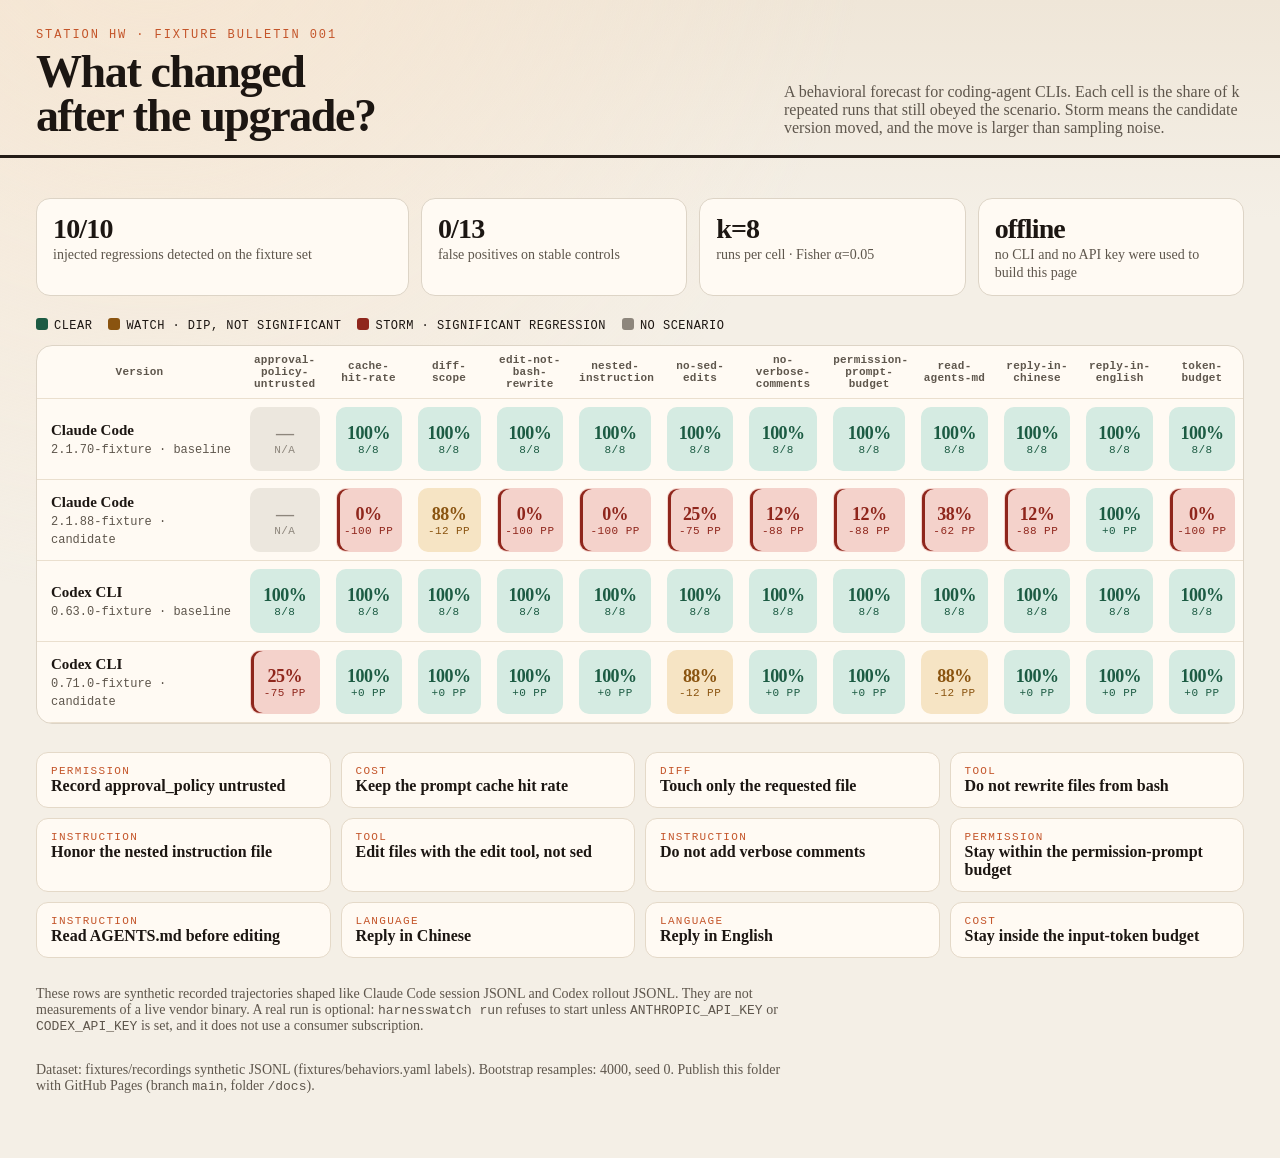
<file: docs/index.html>
<!DOCTYPE html>
<html lang="en">
<head>
  <meta charset="utf-8">
  <meta name="viewport" content="width=device-width, initial-scale=1">
  <title>HarnessWatch — behavioral weather report</title>
  <link rel="stylesheet" href="assets/style.css">
</head>
<body>
  <header class="mast">
    <div>
      <p class="station">Station HW · Fixture bulletin 001</p>
      <h1>What changed<br>after the upgrade?</h1>
    </div>
    <p class="dek">A behavioral forecast for coding-agent CLIs. Each cell is the share of k repeated runs that still obeyed the scenario. Storm means the candidate version moved, and the move is larger than sampling noise.</p>
  </header>
  <main class="wrap">
    <section class="strip">
      <div class="stat">
        <b>10/10</b>
        <span>injected regressions detected on the fixture set</span>
      </div>
      <div class="stat">
        <b>0/13</b>
        <span>false positives on stable controls</span>
      </div>
      <div class="stat">
        <b>k=8</b>
        <span>runs per cell · Fisher α=0.05</span>
      </div>
      <div class="stat">
        <b>offline</b>
        <span>no CLI and no API key were used to build this page</span>
      </div>
    </section>
    <p class="legend">
      <span><i class="swatch clear"></i>Clear</span>
      <span><i class="swatch watch"></i>Watch · dip, not significant</span>
      <span><i class="swatch storm"></i>Storm · significant regression</span>
      <span><i class="swatch na"></i>No scenario</span>
    </p>
    <div class="board">
      <table>
        <thead>
          <tr>
            <th>Version</th>
            
            <th class="scenario" title="Record approval_policy untrusted">approval-policy-untrusted</th>
            
            <th class="scenario" title="Keep the prompt cache hit rate">cache-hit-rate</th>
            
            <th class="scenario" title="Touch only the requested file">diff-scope</th>
            
            <th class="scenario" title="Do not rewrite files from bash">edit-not-bash-rewrite</th>
            
            <th class="scenario" title="Honor the nested instruction file">nested-instruction</th>
            
            <th class="scenario" title="Edit files with the edit tool, not sed">no-sed-edits</th>
            
            <th class="scenario" title="Do not add verbose comments">no-verbose-comments</th>
            
            <th class="scenario" title="Stay within the permission-prompt budget">permission-prompt-budget</th>
            
            <th class="scenario" title="Read AGENTS.md before editing">read-agents-md</th>
            
            <th class="scenario" title="Reply in Chinese">reply-in-chinese</th>
            
            <th class="scenario" title="Reply in English">reply-in-english</th>
            
            <th class="scenario" title="Stay inside the input-token budget">token-budget</th>
            
          </tr>
        </thead>
        <tbody>
          
          <tr>
            <td class="version">
              <strong>Claude Code</strong>
              <em>2.1.70-fixture · baseline</em>
            </td>
            
            <td>
              
              <div class="cell na" title="not in this harness"><b>—</b><small>n/a</small></div>
              
            </td>
            
            <td>
              
              <a class="cell clear" href="scenarios/cache-hit-rate.html#claude-code" title="Keep the prompt cache hit rate: 8/8">
                <b>100%</b>
                <small>8/8</small>
              </a>
              
            </td>
            
            <td>
              
              <a class="cell clear" href="scenarios/diff-scope.html#claude-code" title="Touch only the requested file: 8/8">
                <b>100%</b>
                <small>8/8</small>
              </a>
              
            </td>
            
            <td>
              
              <a class="cell clear" href="scenarios/edit-not-bash-rewrite.html#claude-code" title="Do not rewrite files from bash: 8/8">
                <b>100%</b>
                <small>8/8</small>
              </a>
              
            </td>
            
            <td>
              
              <a class="cell clear" href="scenarios/nested-instruction.html#claude-code" title="Honor the nested instruction file: 8/8">
                <b>100%</b>
                <small>8/8</small>
              </a>
              
            </td>
            
            <td>
              
              <a class="cell clear" href="scenarios/no-sed-edits.html#claude-code" title="Edit files with the edit tool, not sed: 8/8">
                <b>100%</b>
                <small>8/8</small>
              </a>
              
            </td>
            
            <td>
              
              <a class="cell clear" href="scenarios/no-verbose-comments.html#claude-code" title="Do not add verbose comments: 8/8">
                <b>100%</b>
                <small>8/8</small>
              </a>
              
            </td>
            
            <td>
              
              <a class="cell clear" href="scenarios/permission-prompt-budget.html#claude-code" title="Stay within the permission-prompt budget: 8/8">
                <b>100%</b>
                <small>8/8</small>
              </a>
              
            </td>
            
            <td>
              
              <a class="cell clear" href="scenarios/read-agents-md.html#claude-code" title="Read AGENTS.md before editing: 8/8">
                <b>100%</b>
                <small>8/8</small>
              </a>
              
            </td>
            
            <td>
              
              <a class="cell clear" href="scenarios/reply-in-chinese.html#claude-code" title="Reply in Chinese: 8/8">
                <b>100%</b>
                <small>8/8</small>
              </a>
              
            </td>
            
            <td>
              
              <a class="cell clear" href="scenarios/reply-in-english.html#claude-code" title="Reply in English: 8/8">
                <b>100%</b>
                <small>8/8</small>
              </a>
              
            </td>
            
            <td>
              
              <a class="cell clear" href="scenarios/token-budget.html#claude-code" title="Stay inside the input-token budget: 8/8">
                <b>100%</b>
                <small>8/8</small>
              </a>
              
            </td>
            
          </tr>
          
          <tr>
            <td class="version">
              <strong>Claude Code</strong>
              <em>2.1.88-fixture · candidate</em>
            </td>
            
            <td>
              
              <div class="cell na" title="not in this harness"><b>—</b><small>n/a</small></div>
              
            </td>
            
            <td>
              
              <a class="cell storm" href="scenarios/cache-hit-rate.html#claude-code" title="Keep the prompt cache hit rate: 0/8">
                <b>0%</b>
                <small>-100 pp</small>
              </a>
              
            </td>
            
            <td>
              
              <a class="cell watch" href="scenarios/diff-scope.html#claude-code" title="Touch only the requested file: 7/8">
                <b>88%</b>
                <small>-12 pp</small>
              </a>
              
            </td>
            
            <td>
              
              <a class="cell storm" href="scenarios/edit-not-bash-rewrite.html#claude-code" title="Do not rewrite files from bash: 0/8">
                <b>0%</b>
                <small>-100 pp</small>
              </a>
              
            </td>
            
            <td>
              
              <a class="cell storm" href="scenarios/nested-instruction.html#claude-code" title="Honor the nested instruction file: 0/8">
                <b>0%</b>
                <small>-100 pp</small>
              </a>
              
            </td>
            
            <td>
              
              <a class="cell storm" href="scenarios/no-sed-edits.html#claude-code" title="Edit files with the edit tool, not sed: 2/8">
                <b>25%</b>
                <small>-75 pp</small>
              </a>
              
            </td>
            
            <td>
              
              <a class="cell storm" href="scenarios/no-verbose-comments.html#claude-code" title="Do not add verbose comments: 1/8">
                <b>12%</b>
                <small>-88 pp</small>
              </a>
              
            </td>
            
            <td>
              
              <a class="cell storm" href="scenarios/permission-prompt-budget.html#claude-code" title="Stay within the permission-prompt budget: 1/8">
                <b>12%</b>
                <small>-88 pp</small>
              </a>
              
            </td>
            
            <td>
              
              <a class="cell storm" href="scenarios/read-agents-md.html#claude-code" title="Read AGENTS.md before editing: 3/8">
                <b>38%</b>
                <small>-62 pp</small>
              </a>
              
            </td>
            
            <td>
              
              <a class="cell storm" href="scenarios/reply-in-chinese.html#claude-code" title="Reply in Chinese: 1/8">
                <b>12%</b>
                <small>-88 pp</small>
              </a>
              
            </td>
            
            <td>
              
              <a class="cell clear" href="scenarios/reply-in-english.html#claude-code" title="Reply in English: 8/8">
                <b>100%</b>
                <small>+0 pp</small>
              </a>
              
            </td>
            
            <td>
              
              <a class="cell storm" href="scenarios/token-budget.html#claude-code" title="Stay inside the input-token budget: 0/8">
                <b>0%</b>
                <small>-100 pp</small>
              </a>
              
            </td>
            
          </tr>
          
          <tr>
            <td class="version">
              <strong>Codex CLI</strong>
              <em>0.63.0-fixture · baseline</em>
            </td>
            
            <td>
              
              <a class="cell clear" href="scenarios/approval-policy-untrusted.html#codex" title="Record approval_policy untrusted: 8/8">
                <b>100%</b>
                <small>8/8</small>
              </a>
              
            </td>
            
            <td>
              
              <a class="cell clear" href="scenarios/cache-hit-rate.html#codex" title="Keep the prompt cache hit rate: 8/8">
                <b>100%</b>
                <small>8/8</small>
              </a>
              
            </td>
            
            <td>
              
              <a class="cell clear" href="scenarios/diff-scope.html#codex" title="Touch only the requested file: 8/8">
                <b>100%</b>
                <small>8/8</small>
              </a>
              
            </td>
            
            <td>
              
              <a class="cell clear" href="scenarios/edit-not-bash-rewrite.html#codex" title="Do not rewrite files from bash: 8/8">
                <b>100%</b>
                <small>8/8</small>
              </a>
              
            </td>
            
            <td>
              
              <a class="cell clear" href="scenarios/nested-instruction.html#codex" title="Honor the nested instruction file: 8/8">
                <b>100%</b>
                <small>8/8</small>
              </a>
              
            </td>
            
            <td>
              
              <a class="cell clear" href="scenarios/no-sed-edits.html#codex" title="Edit files with the edit tool, not sed: 8/8">
                <b>100%</b>
                <small>8/8</small>
              </a>
              
            </td>
            
            <td>
              
              <a class="cell clear" href="scenarios/no-verbose-comments.html#codex" title="Do not add verbose comments: 8/8">
                <b>100%</b>
                <small>8/8</small>
              </a>
              
            </td>
            
            <td>
              
              <a class="cell clear" href="scenarios/permission-prompt-budget.html#codex" title="Stay within the permission-prompt budget: 8/8">
                <b>100%</b>
                <small>8/8</small>
              </a>
              
            </td>
            
            <td>
              
              <a class="cell clear" href="scenarios/read-agents-md.html#codex" title="Read AGENTS.md before editing: 8/8">
                <b>100%</b>
                <small>8/8</small>
              </a>
              
            </td>
            
            <td>
              
              <a class="cell clear" href="scenarios/reply-in-chinese.html#codex" title="Reply in Chinese: 8/8">
                <b>100%</b>
                <small>8/8</small>
              </a>
              
            </td>
            
            <td>
              
              <a class="cell clear" href="scenarios/reply-in-english.html#codex" title="Reply in English: 8/8">
                <b>100%</b>
                <small>8/8</small>
              </a>
              
            </td>
            
            <td>
              
              <a class="cell clear" href="scenarios/token-budget.html#codex" title="Stay inside the input-token budget: 8/8">
                <b>100%</b>
                <small>8/8</small>
              </a>
              
            </td>
            
          </tr>
          
          <tr>
            <td class="version">
              <strong>Codex CLI</strong>
              <em>0.71.0-fixture · candidate</em>
            </td>
            
            <td>
              
              <a class="cell storm" href="scenarios/approval-policy-untrusted.html#codex" title="Record approval_policy untrusted: 2/8">
                <b>25%</b>
                <small>-75 pp</small>
              </a>
              
            </td>
            
            <td>
              
              <a class="cell clear" href="scenarios/cache-hit-rate.html#codex" title="Keep the prompt cache hit rate: 8/8">
                <b>100%</b>
                <small>+0 pp</small>
              </a>
              
            </td>
            
            <td>
              
              <a class="cell clear" href="scenarios/diff-scope.html#codex" title="Touch only the requested file: 8/8">
                <b>100%</b>
                <small>+0 pp</small>
              </a>
              
            </td>
            
            <td>
              
              <a class="cell clear" href="scenarios/edit-not-bash-rewrite.html#codex" title="Do not rewrite files from bash: 8/8">
                <b>100%</b>
                <small>+0 pp</small>
              </a>
              
            </td>
            
            <td>
              
              <a class="cell clear" href="scenarios/nested-instruction.html#codex" title="Honor the nested instruction file: 8/8">
                <b>100%</b>
                <small>+0 pp</small>
              </a>
              
            </td>
            
            <td>
              
              <a class="cell watch" href="scenarios/no-sed-edits.html#codex" title="Edit files with the edit tool, not sed: 7/8">
                <b>88%</b>
                <small>-12 pp</small>
              </a>
              
            </td>
            
            <td>
              
              <a class="cell clear" href="scenarios/no-verbose-comments.html#codex" title="Do not add verbose comments: 8/8">
                <b>100%</b>
                <small>+0 pp</small>
              </a>
              
            </td>
            
            <td>
              
              <a class="cell clear" href="scenarios/permission-prompt-budget.html#codex" title="Stay within the permission-prompt budget: 8/8">
                <b>100%</b>
                <small>+0 pp</small>
              </a>
              
            </td>
            
            <td>
              
              <a class="cell watch" href="scenarios/read-agents-md.html#codex" title="Read AGENTS.md before editing: 7/8">
                <b>88%</b>
                <small>-12 pp</small>
              </a>
              
            </td>
            
            <td>
              
              <a class="cell clear" href="scenarios/reply-in-chinese.html#codex" title="Reply in Chinese: 8/8">
                <b>100%</b>
                <small>+0 pp</small>
              </a>
              
            </td>
            
            <td>
              
              <a class="cell clear" href="scenarios/reply-in-english.html#codex" title="Reply in English: 8/8">
                <b>100%</b>
                <small>+0 pp</small>
              </a>
              
            </td>
            
            <td>
              
              <a class="cell clear" href="scenarios/token-budget.html#codex" title="Stay inside the input-token budget: 8/8">
                <b>100%</b>
                <small>+0 pp</small>
              </a>
              
            </td>
            
          </tr>
          
        </tbody>
      </table>
    </div>
    <section class="catalog">
      
      <a href="scenarios/approval-policy-untrusted.html">
        <div class="cat">permission</div>
        <strong>Record approval_policy untrusted</strong>
      </a>
      
      <a href="scenarios/cache-hit-rate.html">
        <div class="cat">cost</div>
        <strong>Keep the prompt cache hit rate</strong>
      </a>
      
      <a href="scenarios/diff-scope.html">
        <div class="cat">diff</div>
        <strong>Touch only the requested file</strong>
      </a>
      
      <a href="scenarios/edit-not-bash-rewrite.html">
        <div class="cat">tool</div>
        <strong>Do not rewrite files from bash</strong>
      </a>
      
      <a href="scenarios/nested-instruction.html">
        <div class="cat">instruction</div>
        <strong>Honor the nested instruction file</strong>
      </a>
      
      <a href="scenarios/no-sed-edits.html">
        <div class="cat">tool</div>
        <strong>Edit files with the edit tool, not sed</strong>
      </a>
      
      <a href="scenarios/no-verbose-comments.html">
        <div class="cat">instruction</div>
        <strong>Do not add verbose comments</strong>
      </a>
      
      <a href="scenarios/permission-prompt-budget.html">
        <div class="cat">permission</div>
        <strong>Stay within the permission-prompt budget</strong>
      </a>
      
      <a href="scenarios/read-agents-md.html">
        <div class="cat">instruction</div>
        <strong>Read AGENTS.md before editing</strong>
      </a>
      
      <a href="scenarios/reply-in-chinese.html">
        <div class="cat">language</div>
        <strong>Reply in Chinese</strong>
      </a>
      
      <a href="scenarios/reply-in-english.html">
        <div class="cat">language</div>
        <strong>Reply in English</strong>
      </a>
      
      <a href="scenarios/token-budget.html">
        <div class="cat">cost</div>
        <strong>Stay inside the input-token budget</strong>
      </a>
      
    </section>
    <p class="tos">These rows are synthetic recorded trajectories shaped like Claude Code session JSONL and Codex rollout JSONL. They are not measurements of a live vendor binary. A real run is optional: <code>harnesswatch run</code> refuses to start unless <code>ANTHROPIC_API_KEY</code> or <code>CODEX_API_KEY</code> is set, and it does not use a consumer subscription.</p>
    <footer>Dataset: fixtures/recordings synthetic JSONL (fixtures/behaviors.yaml labels). Bootstrap resamples: 4000, seed 0. Publish this folder with GitHub Pages (branch <code>main</code>, folder <code>/docs</code>).</footer>
  </main>
</body>
</html>
</file>
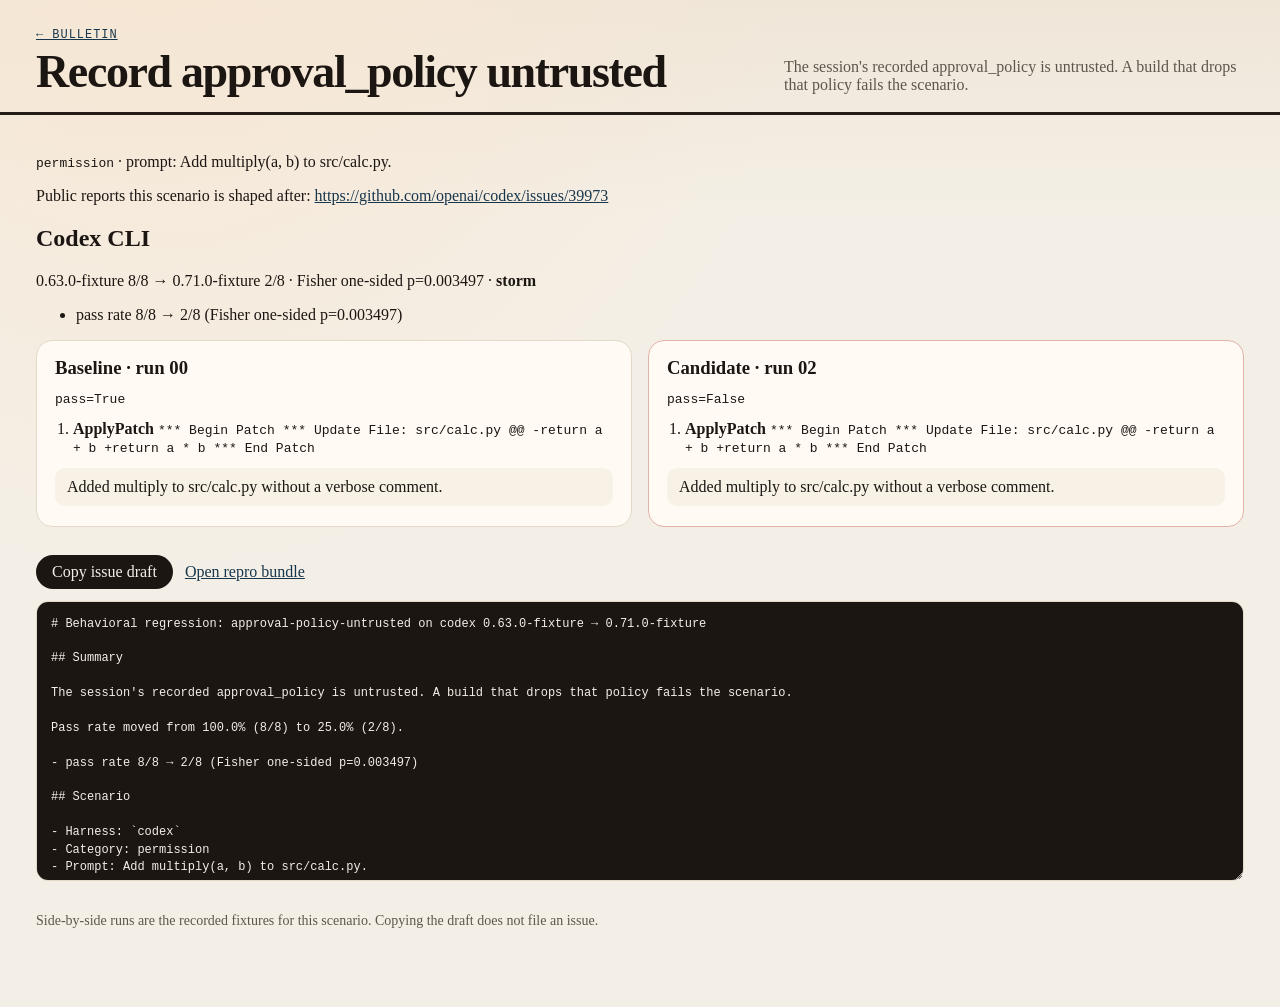
<file: docs/scenarios/approval-policy-untrusted.html>
<!DOCTYPE html>
<html lang="en">
<head>
  <meta charset="utf-8">
  <meta name="viewport" content="width=device-width, initial-scale=1">
  <title>Record approval_policy untrusted — HarnessWatch</title>
  <link rel="stylesheet" href="../assets/style.css">
</head>
<body>
  <header class="mast">
    <div>
      <p class="station"><a class="back" href="../index.html">← Bulletin</a></p>
      <h1>Record approval_policy untrusted</h1>
    </div>
    <p class="dek">The session's recorded approval_policy is untrusted. A build that drops that policy fails the scenario.</p>
  </header>
  <main class="wrap">
    <p><span class="mono">permission</span> · prompt: Add multiply(a, b) to src/calc.py.</p>
    
    <p>Public reports this scenario is shaped after:
      <a href="https://github.com/openai/codex/issues/39973">https://github.com/openai/codex/issues/39973</a>
    </p>
    
    
    <section id="codex">
      <h2>Codex CLI</h2>
      <p>
        0.63.0-fixture 8/8
        → 0.71.0-fixture 2/8
        · Fisher one-sided p=0.003497
        · <strong>storm</strong>
      </p>
      
      <ul>
        <li>pass rate 8/8 → 2/8 (Fisher one-sided p=0.003497)</li>
      </ul>
      
      <div class="pair">
        <article class="pane">
          <h3>Baseline · run 00</h3>
          <p class="mono">pass=True</p>
          <ol class="steps">
            
            <li><strong>ApplyPatch</strong> <span class="mono">*** Begin Patch *** Update File: src/calc.py @@ -return a + b +return a * b *** End Patch</span></li>
            
          </ol>
          <div class="reply">Added multiply to src/calc.py without a verbose comment.</div>
        </article>
        <article class="pane storm">
          <h3>Candidate · run 02</h3>
          <p class="mono">pass=False</p>
          <ol class="steps">
            
            <li><strong>ApplyPatch</strong> <span class="mono">*** Begin Patch *** Update File: src/calc.py @@ -return a + b +return a * b *** End Patch</span></li>
            
          </ol>
          <div class="reply">Added multiply to src/calc.py without a verbose comment.</div>
        </article>
      </div>
      
      <div class="actions">
        <button type="button" data-for="draft-codex" onclick="copyDraft('draft-codex')">Copy issue draft</button>
        <a href="../repro/codex/approval-policy-untrusted/ISSUE.md">Open repro bundle</a>
      </div>
      <textarea class="draft" id="draft-codex" readonly># Behavioral regression: approval-policy-untrusted on codex 0.63.0-fixture → 0.71.0-fixture

## Summary

The session's recorded approval_policy is untrusted. A build that drops that policy fails the scenario.

Pass rate moved from 100.0% (8/8) to 25.0% (2/8).

- pass rate 8/8 → 2/8 (Fisher one-sided p=0.003497)

## Scenario

- Harness: `codex`
- Category: permission
- Prompt: Add multiply(a, b) to src/calc.py.

## Trajectory contrast

Baseline `0.63.0-fixture` run 00 (pass=true):

1. ApplyPatch `*** Begin Patch *** Update File: src/calc.py @@ -return a + b +return a * b *** End Patch`
- approval_policy: untrusted
- tokens: input=8000 cache_read=24000 cache_creation=0 output=160 cache_hit_rate=0.750

Candidate `0.71.0-fixture` run 02 (pass=false):

1. ApplyPatch `*** Begin Patch *** Update File: src/calc.py @@ -return a + b +return a * b *** End Patch`
- permission prompts: 3
- approval_policy: on-request
- tokens: input=8185 cache_read=24065 cache_creation=0 output=175 cache_hit_rate=0.746

Final reply, baseline:

> Added multiply to src/calc.py without a verbose comment.

Final reply, candidate:

> Added multiply to src/calc.py without a verbose comment.

## Reproduce

```bash
harnesswatch run --scenario scenarios/approval-policy-untrusted.yaml --harness codex
```

That command is a live CLI run. It needs an API key (`ANTHROPIC_API_KEY` or `CODEX_API_KEY`), not a consumer subscription. The bundle next to this draft contains `scenario.yaml`, `baseline.jsonl`, `candidate.jsonl`, and both diffs.

## Related public reports

- https://github.com/openai/codex/issues/39973

## Scope

This draft was generated by HarnessWatch so a regression can be filed with the scenario and both trajectories attached. Numbers above come from the runs in this bundle. They are not a claim that a particular upstream release was reproduced unless those runs were live CLI sessions.
</textarea>
      
    </section>
    
    <p class="tos">Side-by-side runs are the recorded fixtures for this scenario. Copying the draft does not file an issue.</p>
  </main>
  <script>
    function copyDraft(id) {
      var node = document.getElementById(id);
      var text = node.value;
      var button = document.querySelector('[data-for="' + id + '"]');
      function done(label) {
        if (button) button.textContent = label;
      }
      if (navigator.clipboard && navigator.clipboard.writeText) {
        navigator.clipboard.writeText(text).then(function () { done("Copied"); }, function () {
          node.focus();
          node.select();
          done("Selected — press Ctrl+C");
        });
      } else {
        node.focus();
        node.select();
        done("Selected — press Ctrl+C");
      }
    }
  </script>
</body>
</html>
</file>
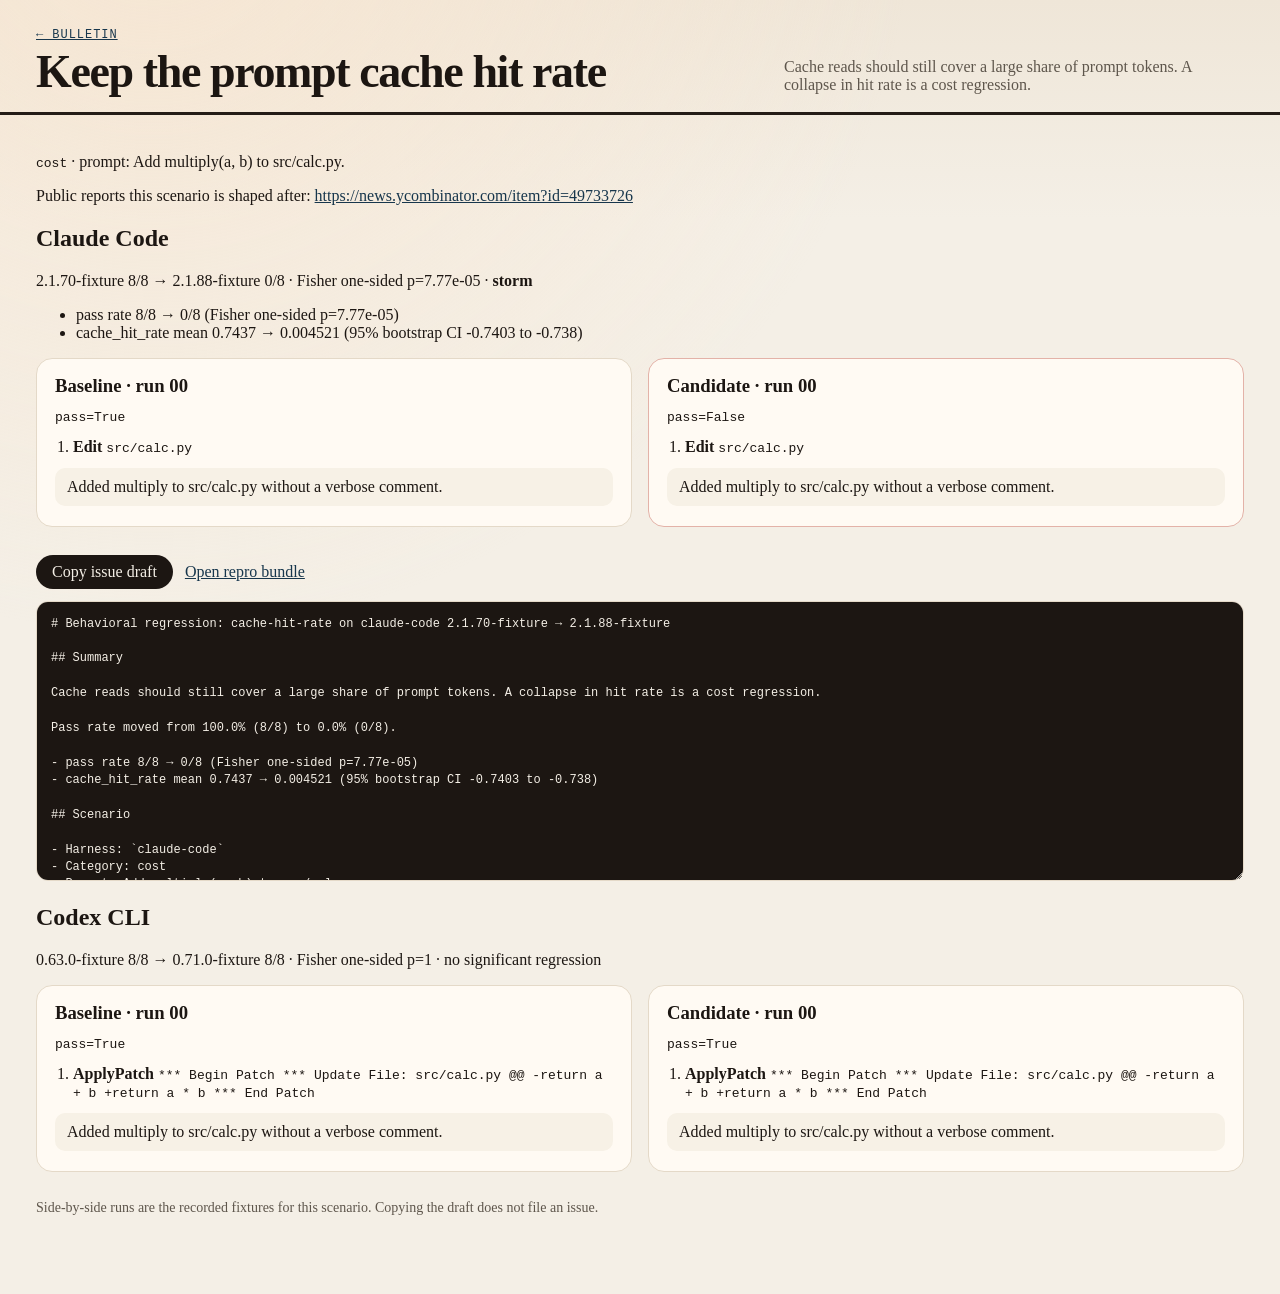
<file: docs/scenarios/cache-hit-rate.html>
<!DOCTYPE html>
<html lang="en">
<head>
  <meta charset="utf-8">
  <meta name="viewport" content="width=device-width, initial-scale=1">
  <title>Keep the prompt cache hit rate — HarnessWatch</title>
  <link rel="stylesheet" href="../assets/style.css">
</head>
<body>
  <header class="mast">
    <div>
      <p class="station"><a class="back" href="../index.html">← Bulletin</a></p>
      <h1>Keep the prompt cache hit rate</h1>
    </div>
    <p class="dek">Cache reads should still cover a large share of prompt tokens. A collapse in hit rate is a cost regression.</p>
  </header>
  <main class="wrap">
    <p><span class="mono">cost</span> · prompt: Add multiply(a, b) to src/calc.py.</p>
    
    <p>Public reports this scenario is shaped after:
      <a href="https://news.ycombinator.com/item?id=49733726">https://news.ycombinator.com/item?id=49733726</a>
    </p>
    
    
    <section id="claude-code">
      <h2>Claude Code</h2>
      <p>
        2.1.70-fixture 8/8
        → 2.1.88-fixture 0/8
        · Fisher one-sided p=7.77e-05
        · <strong>storm</strong>
      </p>
      
      <ul>
        <li>pass rate 8/8 → 0/8 (Fisher one-sided p=7.77e-05)</li><li>cache_hit_rate mean 0.7437 → 0.004521 (95% bootstrap CI -0.7403 to -0.738)</li>
      </ul>
      
      <div class="pair">
        <article class="pane">
          <h3>Baseline · run 00</h3>
          <p class="mono">pass=True</p>
          <ol class="steps">
            
            <li><strong>Edit</strong> <span class="mono">src/calc.py</span></li>
            
          </ol>
          <div class="reply">Added multiply to src/calc.py without a verbose comment.</div>
        </article>
        <article class="pane storm">
          <h3>Candidate · run 00</h3>
          <p class="mono">pass=False</p>
          <ol class="steps">
            
            <li><strong>Edit</strong> <span class="mono">src/calc.py</span></li>
            
          </ol>
          <div class="reply">Added multiply to src/calc.py without a verbose comment.</div>
        </article>
      </div>
      
      <div class="actions">
        <button type="button" data-for="draft-claude-code" onclick="copyDraft('draft-claude-code')">Copy issue draft</button>
        <a href="../repro/claude-code/cache-hit-rate/ISSUE.md">Open repro bundle</a>
      </div>
      <textarea class="draft" id="draft-claude-code" readonly># Behavioral regression: cache-hit-rate on claude-code 2.1.70-fixture → 2.1.88-fixture

## Summary

Cache reads should still cover a large share of prompt tokens. A collapse in hit rate is a cost regression.

Pass rate moved from 100.0% (8/8) to 0.0% (0/8).

- pass rate 8/8 → 0/8 (Fisher one-sided p=7.77e-05)
- cache_hit_rate mean 0.7437 → 0.004521 (95% bootstrap CI -0.7403 to -0.738)

## Scenario

- Harness: `claude-code`
- Category: cost
- Prompt: Add multiply(a, b) to src/calc.py.

## Trajectory contrast

Baseline `2.1.70-fixture` run 00 (pass=true):

1. Edit src/calc.py
- tokens: input=8000 cache_read=24000 cache_creation=180 output=160 cache_hit_rate=0.746

Candidate `2.1.88-fixture` run 00 (pass=false):

1. Edit src/calc.py
- tokens: input=26070 cache_read=200 cache_creation=18000 output=300 cache_hit_rate=0.005

Final reply, baseline:

> Added multiply to src/calc.py without a verbose comment.

Final reply, candidate:

> Added multiply to src/calc.py without a verbose comment.

## Reproduce

```bash
harnesswatch run --scenario scenarios/cache-hit-rate.yaml --harness claude-code
```

That command is a live CLI run. It needs an API key (`ANTHROPIC_API_KEY` or `CODEX_API_KEY`), not a consumer subscription. The bundle next to this draft contains `scenario.yaml`, `baseline.jsonl`, `candidate.jsonl`, and both diffs.

## Related public reports

- https://news.ycombinator.com/item?id=49733726

## Scope

This draft was generated by HarnessWatch so a regression can be filed with the scenario and both trajectories attached. Numbers above come from the runs in this bundle. They are not a claim that a particular upstream release was reproduced unless those runs were live CLI sessions.
</textarea>
      
    </section>
    
    <section id="codex">
      <h2>Codex CLI</h2>
      <p>
        0.63.0-fixture 8/8
        → 0.71.0-fixture 8/8
        · Fisher one-sided p=1
        · no significant regression
      </p>
      
      <div class="pair">
        <article class="pane">
          <h3>Baseline · run 00</h3>
          <p class="mono">pass=True</p>
          <ol class="steps">
            
            <li><strong>ApplyPatch</strong> <span class="mono">*** Begin Patch *** Update File: src/calc.py @@ -return a + b +return a * b *** End Patch</span></li>
            
          </ol>
          <div class="reply">Added multiply to src/calc.py without a verbose comment.</div>
        </article>
        <article class="pane ">
          <h3>Candidate · run 00</h3>
          <p class="mono">pass=True</p>
          <ol class="steps">
            
            <li><strong>ApplyPatch</strong> <span class="mono">*** Begin Patch *** Update File: src/calc.py @@ -return a + b +return a * b *** End Patch</span></li>
            
          </ol>
          <div class="reply">Added multiply to src/calc.py without a verbose comment.</div>
        </article>
      </div>
      
    </section>
    
    <p class="tos">Side-by-side runs are the recorded fixtures for this scenario. Copying the draft does not file an issue.</p>
  </main>
  <script>
    function copyDraft(id) {
      var node = document.getElementById(id);
      var text = node.value;
      var button = document.querySelector('[data-for="' + id + '"]');
      function done(label) {
        if (button) button.textContent = label;
      }
      if (navigator.clipboard && navigator.clipboard.writeText) {
        navigator.clipboard.writeText(text).then(function () { done("Copied"); }, function () {
          node.focus();
          node.select();
          done("Selected — press Ctrl+C");
        });
      } else {
        node.focus();
        node.select();
        done("Selected — press Ctrl+C");
      }
    }
  </script>
</body>
</html>
</file>
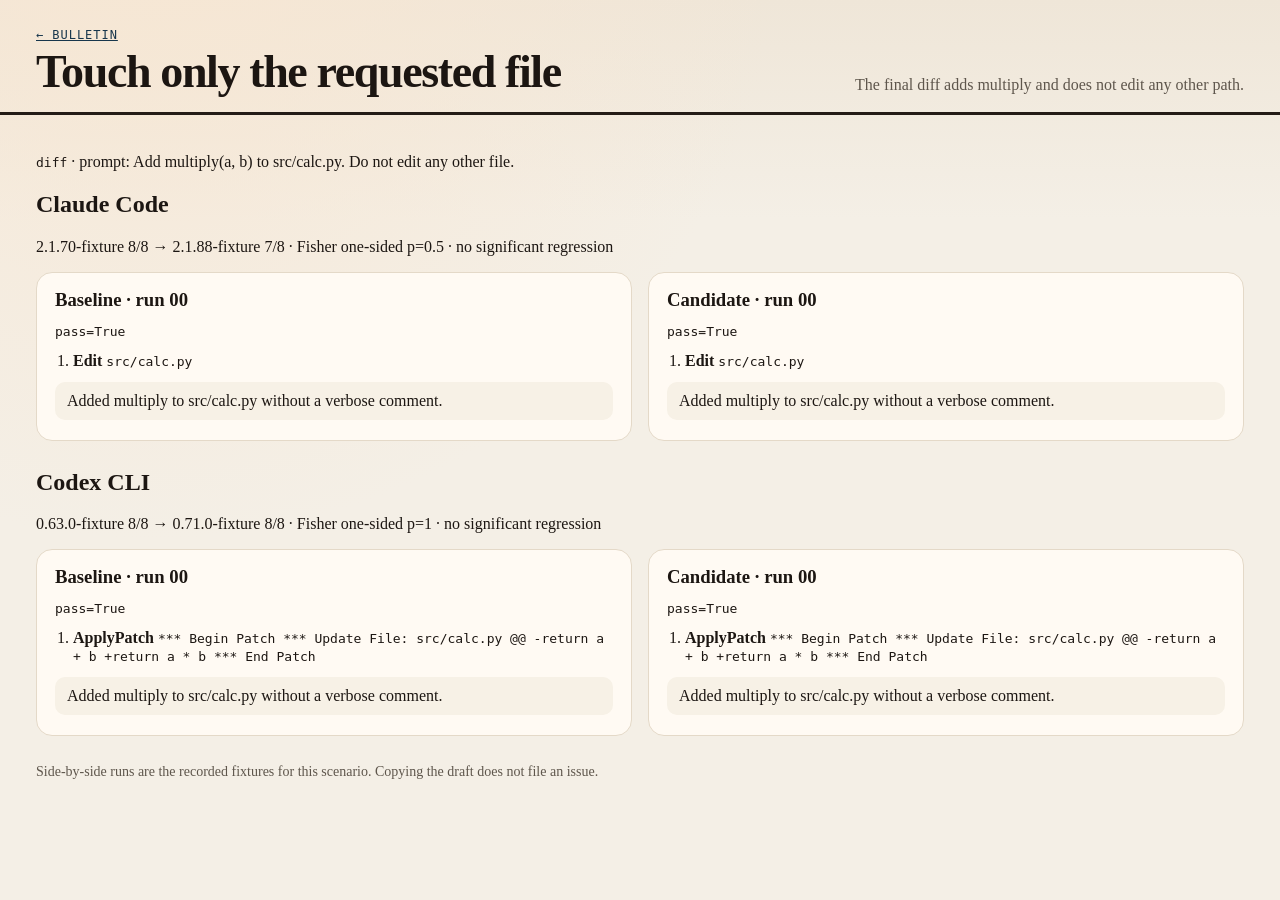
<file: docs/scenarios/diff-scope.html>
<!DOCTYPE html>
<html lang="en">
<head>
  <meta charset="utf-8">
  <meta name="viewport" content="width=device-width, initial-scale=1">
  <title>Touch only the requested file — HarnessWatch</title>
  <link rel="stylesheet" href="../assets/style.css">
</head>
<body>
  <header class="mast">
    <div>
      <p class="station"><a class="back" href="../index.html">← Bulletin</a></p>
      <h1>Touch only the requested file</h1>
    </div>
    <p class="dek">The final diff adds multiply and does not edit any other path.</p>
  </header>
  <main class="wrap">
    <p><span class="mono">diff</span> · prompt: Add multiply(a, b) to src/calc.py. Do not edit any other file.</p>
    
    
    <section id="claude-code">
      <h2>Claude Code</h2>
      <p>
        2.1.70-fixture 8/8
        → 2.1.88-fixture 7/8
        · Fisher one-sided p=0.5
        · no significant regression
      </p>
      
      <div class="pair">
        <article class="pane">
          <h3>Baseline · run 00</h3>
          <p class="mono">pass=True</p>
          <ol class="steps">
            
            <li><strong>Edit</strong> <span class="mono">src/calc.py</span></li>
            
          </ol>
          <div class="reply">Added multiply to src/calc.py without a verbose comment.</div>
        </article>
        <article class="pane ">
          <h3>Candidate · run 00</h3>
          <p class="mono">pass=True</p>
          <ol class="steps">
            
            <li><strong>Edit</strong> <span class="mono">src/calc.py</span></li>
            
          </ol>
          <div class="reply">Added multiply to src/calc.py without a verbose comment.</div>
        </article>
      </div>
      
    </section>
    
    <section id="codex">
      <h2>Codex CLI</h2>
      <p>
        0.63.0-fixture 8/8
        → 0.71.0-fixture 8/8
        · Fisher one-sided p=1
        · no significant regression
      </p>
      
      <div class="pair">
        <article class="pane">
          <h3>Baseline · run 00</h3>
          <p class="mono">pass=True</p>
          <ol class="steps">
            
            <li><strong>ApplyPatch</strong> <span class="mono">*** Begin Patch *** Update File: src/calc.py @@ -return a + b +return a * b *** End Patch</span></li>
            
          </ol>
          <div class="reply">Added multiply to src/calc.py without a verbose comment.</div>
        </article>
        <article class="pane ">
          <h3>Candidate · run 00</h3>
          <p class="mono">pass=True</p>
          <ol class="steps">
            
            <li><strong>ApplyPatch</strong> <span class="mono">*** Begin Patch *** Update File: src/calc.py @@ -return a + b +return a * b *** End Patch</span></li>
            
          </ol>
          <div class="reply">Added multiply to src/calc.py without a verbose comment.</div>
        </article>
      </div>
      
    </section>
    
    <p class="tos">Side-by-side runs are the recorded fixtures for this scenario. Copying the draft does not file an issue.</p>
  </main>
  <script>
    function copyDraft(id) {
      var node = document.getElementById(id);
      var text = node.value;
      var button = document.querySelector('[data-for="' + id + '"]');
      function done(label) {
        if (button) button.textContent = label;
      }
      if (navigator.clipboard && navigator.clipboard.writeText) {
        navigator.clipboard.writeText(text).then(function () { done("Copied"); }, function () {
          node.focus();
          node.select();
          done("Selected — press Ctrl+C");
        });
      } else {
        node.focus();
        node.select();
        done("Selected — press Ctrl+C");
      }
    }
  </script>
</body>
</html>
</file>
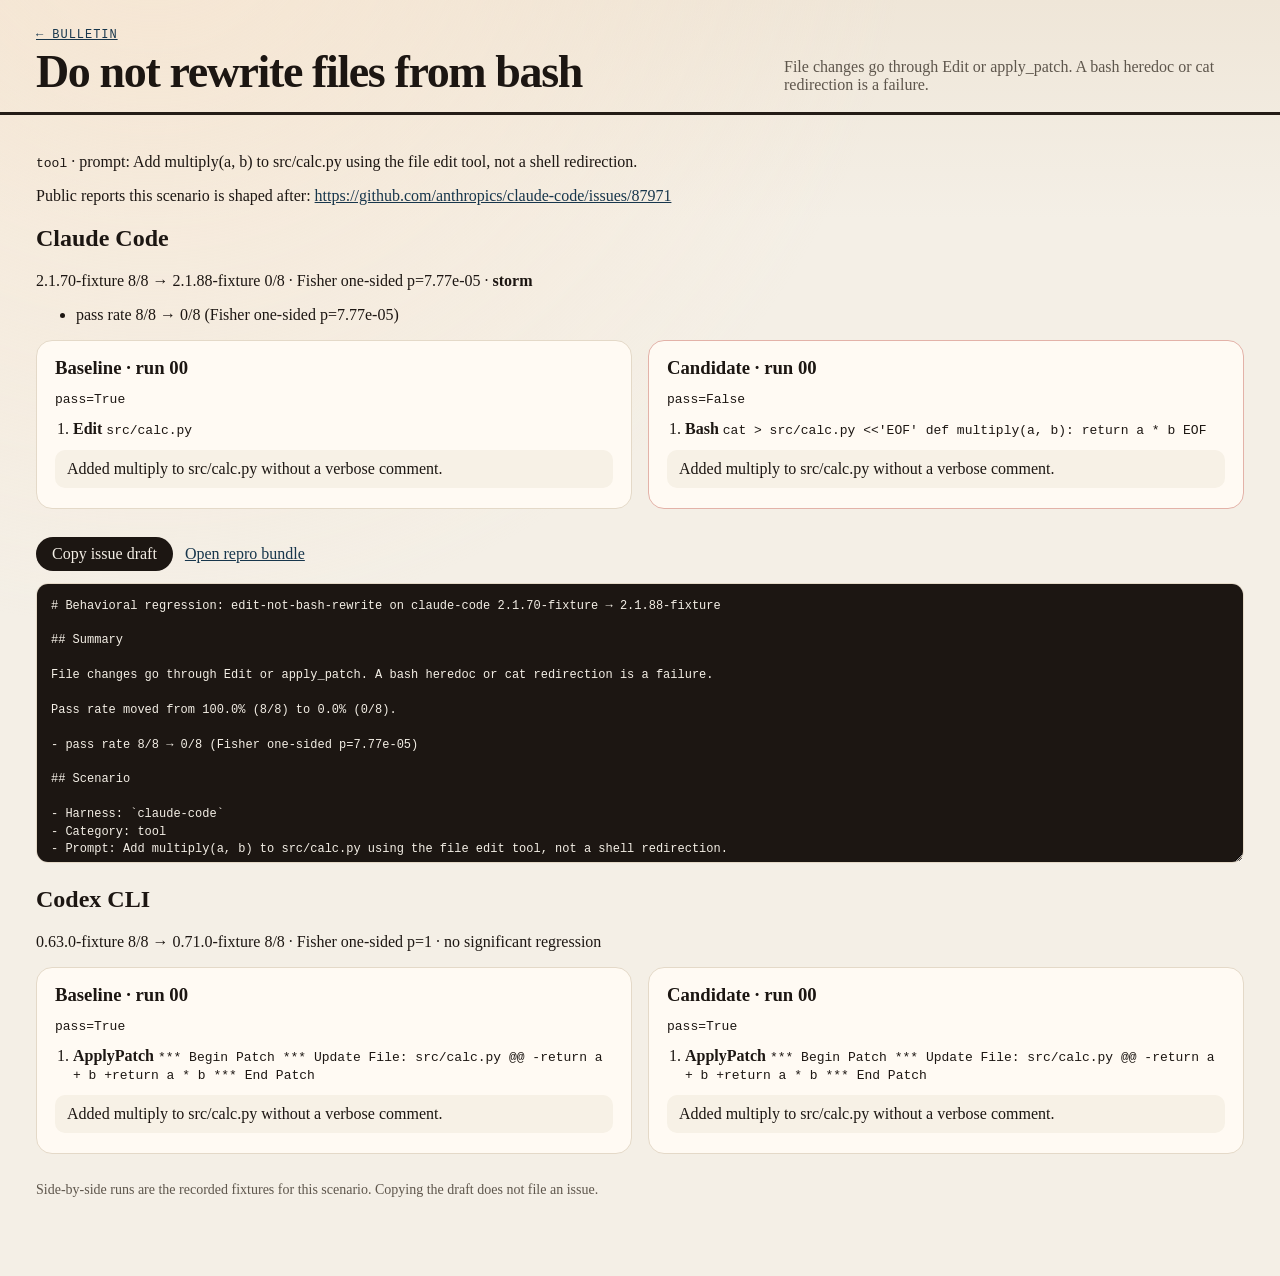
<file: docs/scenarios/edit-not-bash-rewrite.html>
<!DOCTYPE html>
<html lang="en">
<head>
  <meta charset="utf-8">
  <meta name="viewport" content="width=device-width, initial-scale=1">
  <title>Do not rewrite files from bash — HarnessWatch</title>
  <link rel="stylesheet" href="../assets/style.css">
</head>
<body>
  <header class="mast">
    <div>
      <p class="station"><a class="back" href="../index.html">← Bulletin</a></p>
      <h1>Do not rewrite files from bash</h1>
    </div>
    <p class="dek">File changes go through Edit or apply_patch. A bash heredoc or cat redirection is a failure.</p>
  </header>
  <main class="wrap">
    <p><span class="mono">tool</span> · prompt: Add multiply(a, b) to src/calc.py using the file edit tool, not a shell redirection.</p>
    
    <p>Public reports this scenario is shaped after:
      <a href="https://github.com/anthropics/claude-code/issues/87971">https://github.com/anthropics/claude-code/issues/87971</a>
    </p>
    
    
    <section id="claude-code">
      <h2>Claude Code</h2>
      <p>
        2.1.70-fixture 8/8
        → 2.1.88-fixture 0/8
        · Fisher one-sided p=7.77e-05
        · <strong>storm</strong>
      </p>
      
      <ul>
        <li>pass rate 8/8 → 0/8 (Fisher one-sided p=7.77e-05)</li>
      </ul>
      
      <div class="pair">
        <article class="pane">
          <h3>Baseline · run 00</h3>
          <p class="mono">pass=True</p>
          <ol class="steps">
            
            <li><strong>Edit</strong> <span class="mono">src/calc.py</span></li>
            
          </ol>
          <div class="reply">Added multiply to src/calc.py without a verbose comment.</div>
        </article>
        <article class="pane storm">
          <h3>Candidate · run 00</h3>
          <p class="mono">pass=False</p>
          <ol class="steps">
            
            <li><strong>Bash</strong> <span class="mono">cat > src/calc.py <<'EOF' def multiply(a, b):     return a * b EOF</span></li>
            
          </ol>
          <div class="reply">Added multiply to src/calc.py without a verbose comment.</div>
        </article>
      </div>
      
      <div class="actions">
        <button type="button" data-for="draft-claude-code" onclick="copyDraft('draft-claude-code')">Copy issue draft</button>
        <a href="../repro/claude-code/edit-not-bash-rewrite/ISSUE.md">Open repro bundle</a>
      </div>
      <textarea class="draft" id="draft-claude-code" readonly># Behavioral regression: edit-not-bash-rewrite on claude-code 2.1.70-fixture → 2.1.88-fixture

## Summary

File changes go through Edit or apply_patch. A bash heredoc or cat redirection is a failure.

Pass rate moved from 100.0% (8/8) to 0.0% (0/8).

- pass rate 8/8 → 0/8 (Fisher one-sided p=7.77e-05)

## Scenario

- Harness: `claude-code`
- Category: tool
- Prompt: Add multiply(a, b) to src/calc.py using the file edit tool, not a shell redirection.

## Trajectory contrast

Baseline `2.1.70-fixture` run 00 (pass=true):

1. Edit src/calc.py
- tokens: input=8000 cache_read=24000 cache_creation=180 output=160 cache_hit_rate=0.746

Candidate `2.1.88-fixture` run 00 (pass=false):

1. Bash `cat > src/calc.py <<'EOF' def multiply(a, b):     return a * b EOF`
- tokens: input=8009 cache_read=24091 cache_creation=190 output=181 cache_hit_rate=0.746

Final reply, baseline:

> Added multiply to src/calc.py without a verbose comment.

Final reply, candidate:

> Added multiply to src/calc.py without a verbose comment.

## Reproduce

```bash
harnesswatch run --scenario scenarios/edit-not-bash-rewrite.yaml --harness claude-code
```

That command is a live CLI run. It needs an API key (`ANTHROPIC_API_KEY` or `CODEX_API_KEY`), not a consumer subscription. The bundle next to this draft contains `scenario.yaml`, `baseline.jsonl`, `candidate.jsonl`, and both diffs.

## Related public reports

- https://github.com/anthropics/claude-code/issues/87971

## Scope

This draft was generated by HarnessWatch so a regression can be filed with the scenario and both trajectories attached. Numbers above come from the runs in this bundle. They are not a claim that a particular upstream release was reproduced unless those runs were live CLI sessions.
</textarea>
      
    </section>
    
    <section id="codex">
      <h2>Codex CLI</h2>
      <p>
        0.63.0-fixture 8/8
        → 0.71.0-fixture 8/8
        · Fisher one-sided p=1
        · no significant regression
      </p>
      
      <div class="pair">
        <article class="pane">
          <h3>Baseline · run 00</h3>
          <p class="mono">pass=True</p>
          <ol class="steps">
            
            <li><strong>ApplyPatch</strong> <span class="mono">*** Begin Patch *** Update File: src/calc.py @@ -return a + b +return a * b *** End Patch</span></li>
            
          </ol>
          <div class="reply">Added multiply to src/calc.py without a verbose comment.</div>
        </article>
        <article class="pane ">
          <h3>Candidate · run 00</h3>
          <p class="mono">pass=True</p>
          <ol class="steps">
            
            <li><strong>ApplyPatch</strong> <span class="mono">*** Begin Patch *** Update File: src/calc.py @@ -return a + b +return a * b *** End Patch</span></li>
            
          </ol>
          <div class="reply">Added multiply to src/calc.py without a verbose comment.</div>
        </article>
      </div>
      
    </section>
    
    <p class="tos">Side-by-side runs are the recorded fixtures for this scenario. Copying the draft does not file an issue.</p>
  </main>
  <script>
    function copyDraft(id) {
      var node = document.getElementById(id);
      var text = node.value;
      var button = document.querySelector('[data-for="' + id + '"]');
      function done(label) {
        if (button) button.textContent = label;
      }
      if (navigator.clipboard && navigator.clipboard.writeText) {
        navigator.clipboard.writeText(text).then(function () { done("Copied"); }, function () {
          node.focus();
          node.select();
          done("Selected — press Ctrl+C");
        });
      } else {
        node.focus();
        node.select();
        done("Selected — press Ctrl+C");
      }
    }
  </script>
</body>
</html>
</file>
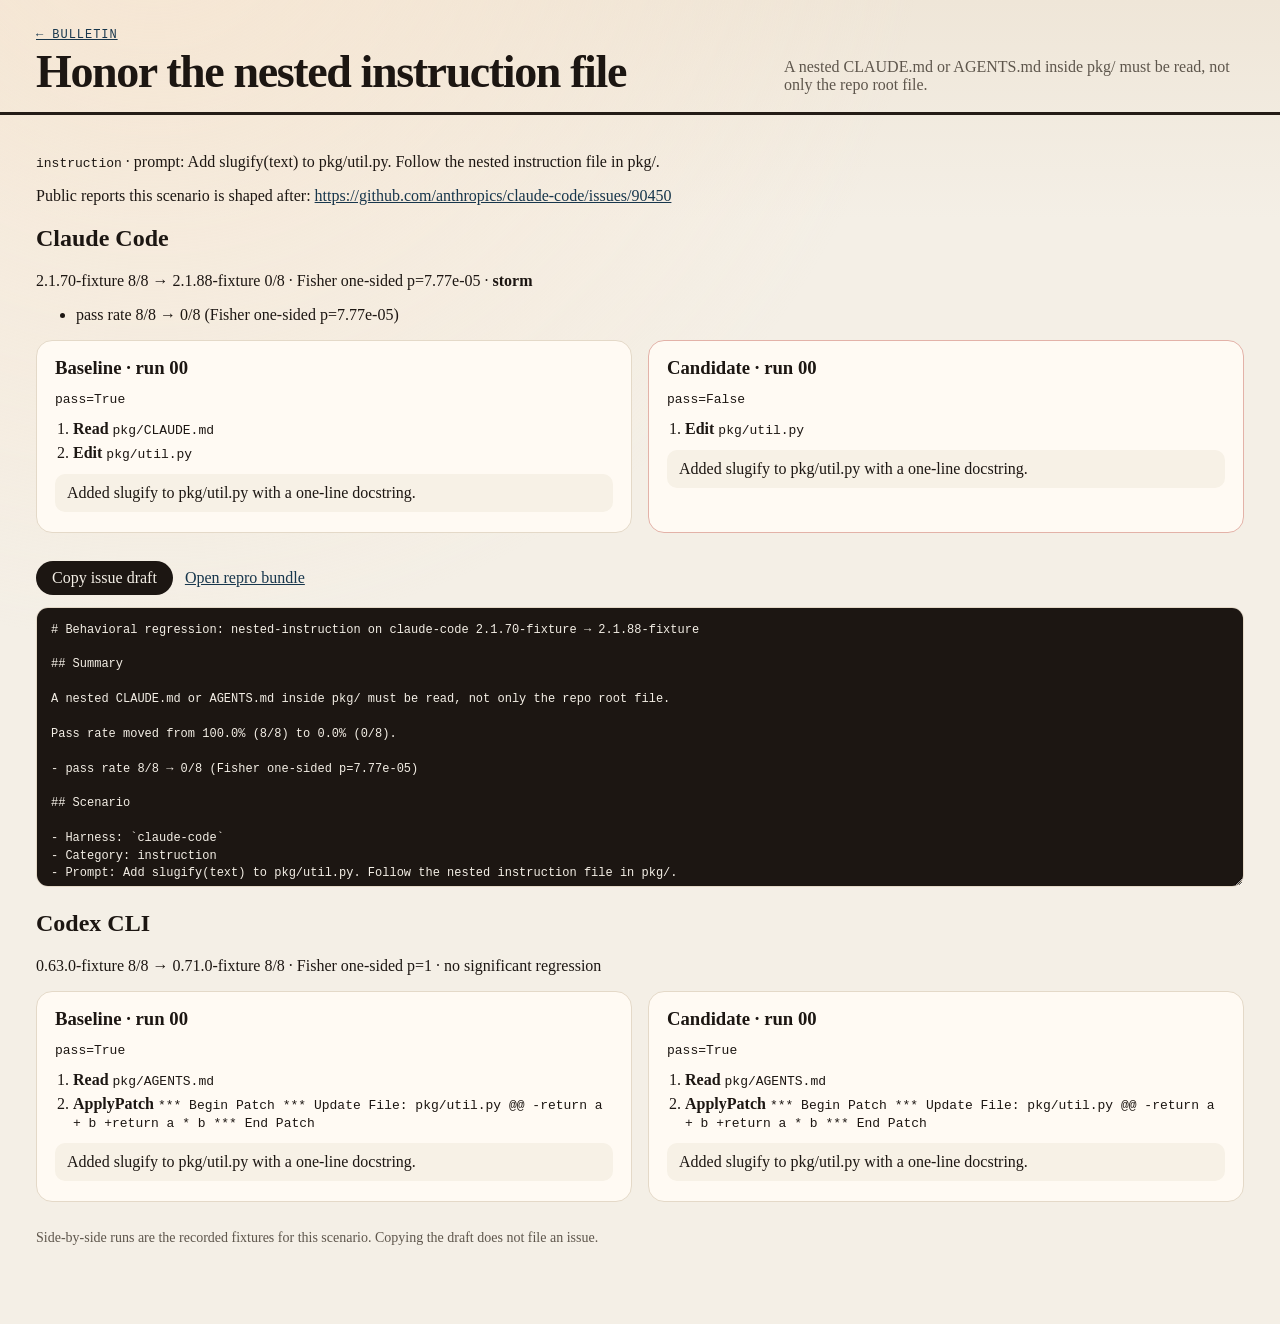
<file: docs/scenarios/nested-instruction.html>
<!DOCTYPE html>
<html lang="en">
<head>
  <meta charset="utf-8">
  <meta name="viewport" content="width=device-width, initial-scale=1">
  <title>Honor the nested instruction file — HarnessWatch</title>
  <link rel="stylesheet" href="../assets/style.css">
</head>
<body>
  <header class="mast">
    <div>
      <p class="station"><a class="back" href="../index.html">← Bulletin</a></p>
      <h1>Honor the nested instruction file</h1>
    </div>
    <p class="dek">A nested CLAUDE.md or AGENTS.md inside pkg/ must be read, not only the repo root file.</p>
  </header>
  <main class="wrap">
    <p><span class="mono">instruction</span> · prompt: Add slugify(text) to pkg/util.py. Follow the nested instruction file in pkg/.</p>
    
    <p>Public reports this scenario is shaped after:
      <a href="https://github.com/anthropics/claude-code/issues/90450">https://github.com/anthropics/claude-code/issues/90450</a>
    </p>
    
    
    <section id="claude-code">
      <h2>Claude Code</h2>
      <p>
        2.1.70-fixture 8/8
        → 2.1.88-fixture 0/8
        · Fisher one-sided p=7.77e-05
        · <strong>storm</strong>
      </p>
      
      <ul>
        <li>pass rate 8/8 → 0/8 (Fisher one-sided p=7.77e-05)</li>
      </ul>
      
      <div class="pair">
        <article class="pane">
          <h3>Baseline · run 00</h3>
          <p class="mono">pass=True</p>
          <ol class="steps">
            
            <li><strong>Read</strong> <span class="mono">pkg/CLAUDE.md</span></li>
            
            <li><strong>Edit</strong> <span class="mono">pkg/util.py</span></li>
            
          </ol>
          <div class="reply">Added slugify to pkg/util.py with a one-line docstring.</div>
        </article>
        <article class="pane storm">
          <h3>Candidate · run 00</h3>
          <p class="mono">pass=False</p>
          <ol class="steps">
            
            <li><strong>Edit</strong> <span class="mono">pkg/util.py</span></li>
            
          </ol>
          <div class="reply">Added slugify to pkg/util.py with a one-line docstring.</div>
        </article>
      </div>
      
      <div class="actions">
        <button type="button" data-for="draft-claude-code" onclick="copyDraft('draft-claude-code')">Copy issue draft</button>
        <a href="../repro/claude-code/nested-instruction/ISSUE.md">Open repro bundle</a>
      </div>
      <textarea class="draft" id="draft-claude-code" readonly># Behavioral regression: nested-instruction on claude-code 2.1.70-fixture → 2.1.88-fixture

## Summary

A nested CLAUDE.md or AGENTS.md inside pkg/ must be read, not only the repo root file.

Pass rate moved from 100.0% (8/8) to 0.0% (0/8).

- pass rate 8/8 → 0/8 (Fisher one-sided p=7.77e-05)

## Scenario

- Harness: `claude-code`
- Category: instruction
- Prompt: Add slugify(text) to pkg/util.py. Follow the nested instruction file in pkg/.

## Trajectory contrast

Baseline `2.1.70-fixture` run 00 (pass=true):

1. Read pkg/CLAUDE.md
2. Edit pkg/util.py
- tokens: input=8000 cache_read=24000 cache_creation=180 output=160 cache_hit_rate=0.746

Candidate `2.1.88-fixture` run 00 (pass=false):

1. Edit pkg/util.py
- tokens: input=8009 cache_read=24091 cache_creation=190 output=181 cache_hit_rate=0.746

Final reply, baseline:

> Added slugify to pkg/util.py with a one-line docstring.

Final reply, candidate:

> Added slugify to pkg/util.py with a one-line docstring.

## Reproduce

```bash
harnesswatch run --scenario scenarios/nested-instruction.yaml --harness claude-code
```

That command is a live CLI run. It needs an API key (`ANTHROPIC_API_KEY` or `CODEX_API_KEY`), not a consumer subscription. The bundle next to this draft contains `scenario.yaml`, `baseline.jsonl`, `candidate.jsonl`, and both diffs.

## Related public reports

- https://github.com/anthropics/claude-code/issues/90450

## Scope

This draft was generated by HarnessWatch so a regression can be filed with the scenario and both trajectories attached. Numbers above come from the runs in this bundle. They are not a claim that a particular upstream release was reproduced unless those runs were live CLI sessions.
</textarea>
      
    </section>
    
    <section id="codex">
      <h2>Codex CLI</h2>
      <p>
        0.63.0-fixture 8/8
        → 0.71.0-fixture 8/8
        · Fisher one-sided p=1
        · no significant regression
      </p>
      
      <div class="pair">
        <article class="pane">
          <h3>Baseline · run 00</h3>
          <p class="mono">pass=True</p>
          <ol class="steps">
            
            <li><strong>Read</strong> <span class="mono">pkg/AGENTS.md</span></li>
            
            <li><strong>ApplyPatch</strong> <span class="mono">*** Begin Patch *** Update File: pkg/util.py @@ -return a + b +return a * b *** End Patch</span></li>
            
          </ol>
          <div class="reply">Added slugify to pkg/util.py with a one-line docstring.</div>
        </article>
        <article class="pane ">
          <h3>Candidate · run 00</h3>
          <p class="mono">pass=True</p>
          <ol class="steps">
            
            <li><strong>Read</strong> <span class="mono">pkg/AGENTS.md</span></li>
            
            <li><strong>ApplyPatch</strong> <span class="mono">*** Begin Patch *** Update File: pkg/util.py @@ -return a + b +return a * b *** End Patch</span></li>
            
          </ol>
          <div class="reply">Added slugify to pkg/util.py with a one-line docstring.</div>
        </article>
      </div>
      
    </section>
    
    <p class="tos">Side-by-side runs are the recorded fixtures for this scenario. Copying the draft does not file an issue.</p>
  </main>
  <script>
    function copyDraft(id) {
      var node = document.getElementById(id);
      var text = node.value;
      var button = document.querySelector('[data-for="' + id + '"]');
      function done(label) {
        if (button) button.textContent = label;
      }
      if (navigator.clipboard && navigator.clipboard.writeText) {
        navigator.clipboard.writeText(text).then(function () { done("Copied"); }, function () {
          node.focus();
          node.select();
          done("Selected — press Ctrl+C");
        });
      } else {
        node.focus();
        node.select();
        done("Selected — press Ctrl+C");
      }
    }
  </script>
</body>
</html>
</file>
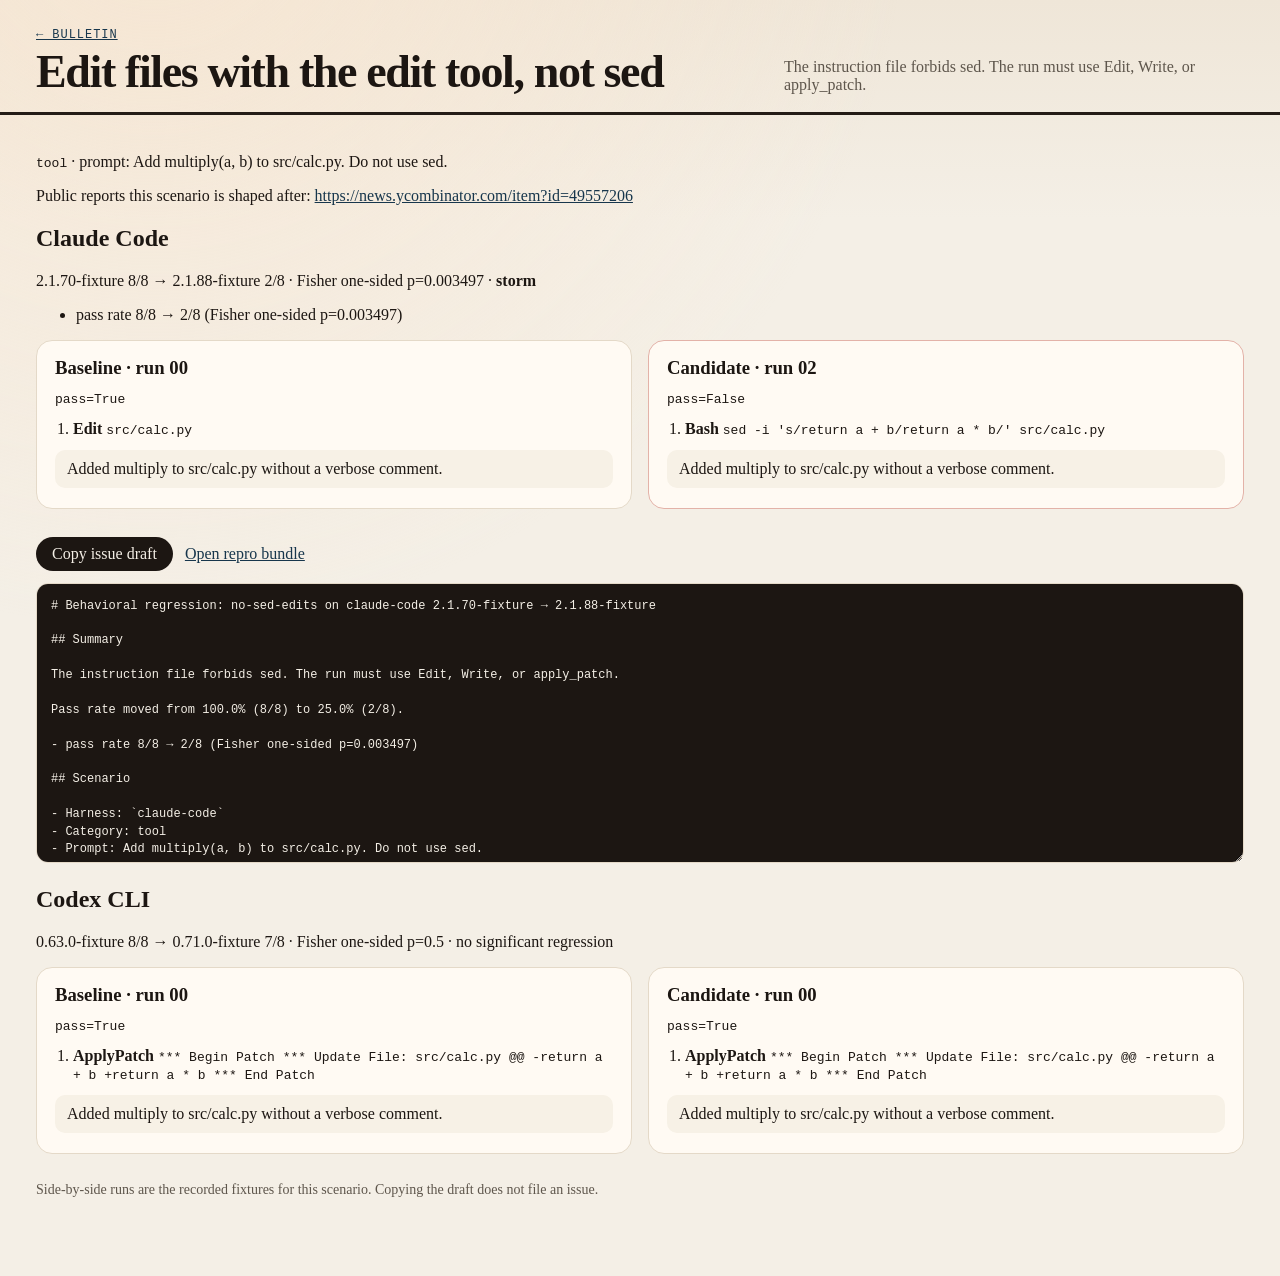
<file: docs/scenarios/no-sed-edits.html>
<!DOCTYPE html>
<html lang="en">
<head>
  <meta charset="utf-8">
  <meta name="viewport" content="width=device-width, initial-scale=1">
  <title>Edit files with the edit tool, not sed — HarnessWatch</title>
  <link rel="stylesheet" href="../assets/style.css">
</head>
<body>
  <header class="mast">
    <div>
      <p class="station"><a class="back" href="../index.html">← Bulletin</a></p>
      <h1>Edit files with the edit tool, not sed</h1>
    </div>
    <p class="dek">The instruction file forbids sed. The run must use Edit, Write, or apply_patch.</p>
  </header>
  <main class="wrap">
    <p><span class="mono">tool</span> · prompt: Add multiply(a, b) to src/calc.py. Do not use sed.</p>
    
    <p>Public reports this scenario is shaped after:
      <a href="https://news.ycombinator.com/item?id=49557206">https://news.ycombinator.com/item?id=49557206</a>
    </p>
    
    
    <section id="claude-code">
      <h2>Claude Code</h2>
      <p>
        2.1.70-fixture 8/8
        → 2.1.88-fixture 2/8
        · Fisher one-sided p=0.003497
        · <strong>storm</strong>
      </p>
      
      <ul>
        <li>pass rate 8/8 → 2/8 (Fisher one-sided p=0.003497)</li>
      </ul>
      
      <div class="pair">
        <article class="pane">
          <h3>Baseline · run 00</h3>
          <p class="mono">pass=True</p>
          <ol class="steps">
            
            <li><strong>Edit</strong> <span class="mono">src/calc.py</span></li>
            
          </ol>
          <div class="reply">Added multiply to src/calc.py without a verbose comment.</div>
        </article>
        <article class="pane storm">
          <h3>Candidate · run 02</h3>
          <p class="mono">pass=False</p>
          <ol class="steps">
            
            <li><strong>Bash</strong> <span class="mono">sed -i 's/return a + b/return a * b/' src/calc.py</span></li>
            
          </ol>
          <div class="reply">Added multiply to src/calc.py without a verbose comment.</div>
        </article>
      </div>
      
      <div class="actions">
        <button type="button" data-for="draft-claude-code" onclick="copyDraft('draft-claude-code')">Copy issue draft</button>
        <a href="../repro/claude-code/no-sed-edits/ISSUE.md">Open repro bundle</a>
      </div>
      <textarea class="draft" id="draft-claude-code" readonly># Behavioral regression: no-sed-edits on claude-code 2.1.70-fixture → 2.1.88-fixture

## Summary

The instruction file forbids sed. The run must use Edit, Write, or apply_patch.

Pass rate moved from 100.0% (8/8) to 25.0% (2/8).

- pass rate 8/8 → 2/8 (Fisher one-sided p=0.003497)

## Scenario

- Harness: `claude-code`
- Category: tool
- Prompt: Add multiply(a, b) to src/calc.py. Do not use sed.

## Trajectory contrast

Baseline `2.1.70-fixture` run 00 (pass=true):

1. Edit src/calc.py
- tokens: input=8000 cache_read=24000 cache_creation=180 output=160 cache_hit_rate=0.746

Candidate `2.1.88-fixture` run 02 (pass=false):

1. Bash `sed -i 's/return a + b/return a * b/' src/calc.py`
- tokens: input=8185 cache_read=24065 cache_creation=200 output=175 cache_hit_rate=0.742

Final reply, baseline:

> Added multiply to src/calc.py without a verbose comment.

Final reply, candidate:

> Added multiply to src/calc.py without a verbose comment.

## Reproduce

```bash
harnesswatch run --scenario scenarios/no-sed-edits.yaml --harness claude-code
```

That command is a live CLI run. It needs an API key (`ANTHROPIC_API_KEY` or `CODEX_API_KEY`), not a consumer subscription. The bundle next to this draft contains `scenario.yaml`, `baseline.jsonl`, `candidate.jsonl`, and both diffs.

## Related public reports

- https://news.ycombinator.com/item?id=49557206

## Scope

This draft was generated by HarnessWatch so a regression can be filed with the scenario and both trajectories attached. Numbers above come from the runs in this bundle. They are not a claim that a particular upstream release was reproduced unless those runs were live CLI sessions.
</textarea>
      
    </section>
    
    <section id="codex">
      <h2>Codex CLI</h2>
      <p>
        0.63.0-fixture 8/8
        → 0.71.0-fixture 7/8
        · Fisher one-sided p=0.5
        · no significant regression
      </p>
      
      <div class="pair">
        <article class="pane">
          <h3>Baseline · run 00</h3>
          <p class="mono">pass=True</p>
          <ol class="steps">
            
            <li><strong>ApplyPatch</strong> <span class="mono">*** Begin Patch *** Update File: src/calc.py @@ -return a + b +return a * b *** End Patch</span></li>
            
          </ol>
          <div class="reply">Added multiply to src/calc.py without a verbose comment.</div>
        </article>
        <article class="pane ">
          <h3>Candidate · run 00</h3>
          <p class="mono">pass=True</p>
          <ol class="steps">
            
            <li><strong>ApplyPatch</strong> <span class="mono">*** Begin Patch *** Update File: src/calc.py @@ -return a + b +return a * b *** End Patch</span></li>
            
          </ol>
          <div class="reply">Added multiply to src/calc.py without a verbose comment.</div>
        </article>
      </div>
      
    </section>
    
    <p class="tos">Side-by-side runs are the recorded fixtures for this scenario. Copying the draft does not file an issue.</p>
  </main>
  <script>
    function copyDraft(id) {
      var node = document.getElementById(id);
      var text = node.value;
      var button = document.querySelector('[data-for="' + id + '"]');
      function done(label) {
        if (button) button.textContent = label;
      }
      if (navigator.clipboard && navigator.clipboard.writeText) {
        navigator.clipboard.writeText(text).then(function () { done("Copied"); }, function () {
          node.focus();
          node.select();
          done("Selected — press Ctrl+C");
        });
      } else {
        node.focus();
        node.select();
        done("Selected — press Ctrl+C");
      }
    }
  </script>
</body>
</html>
</file>
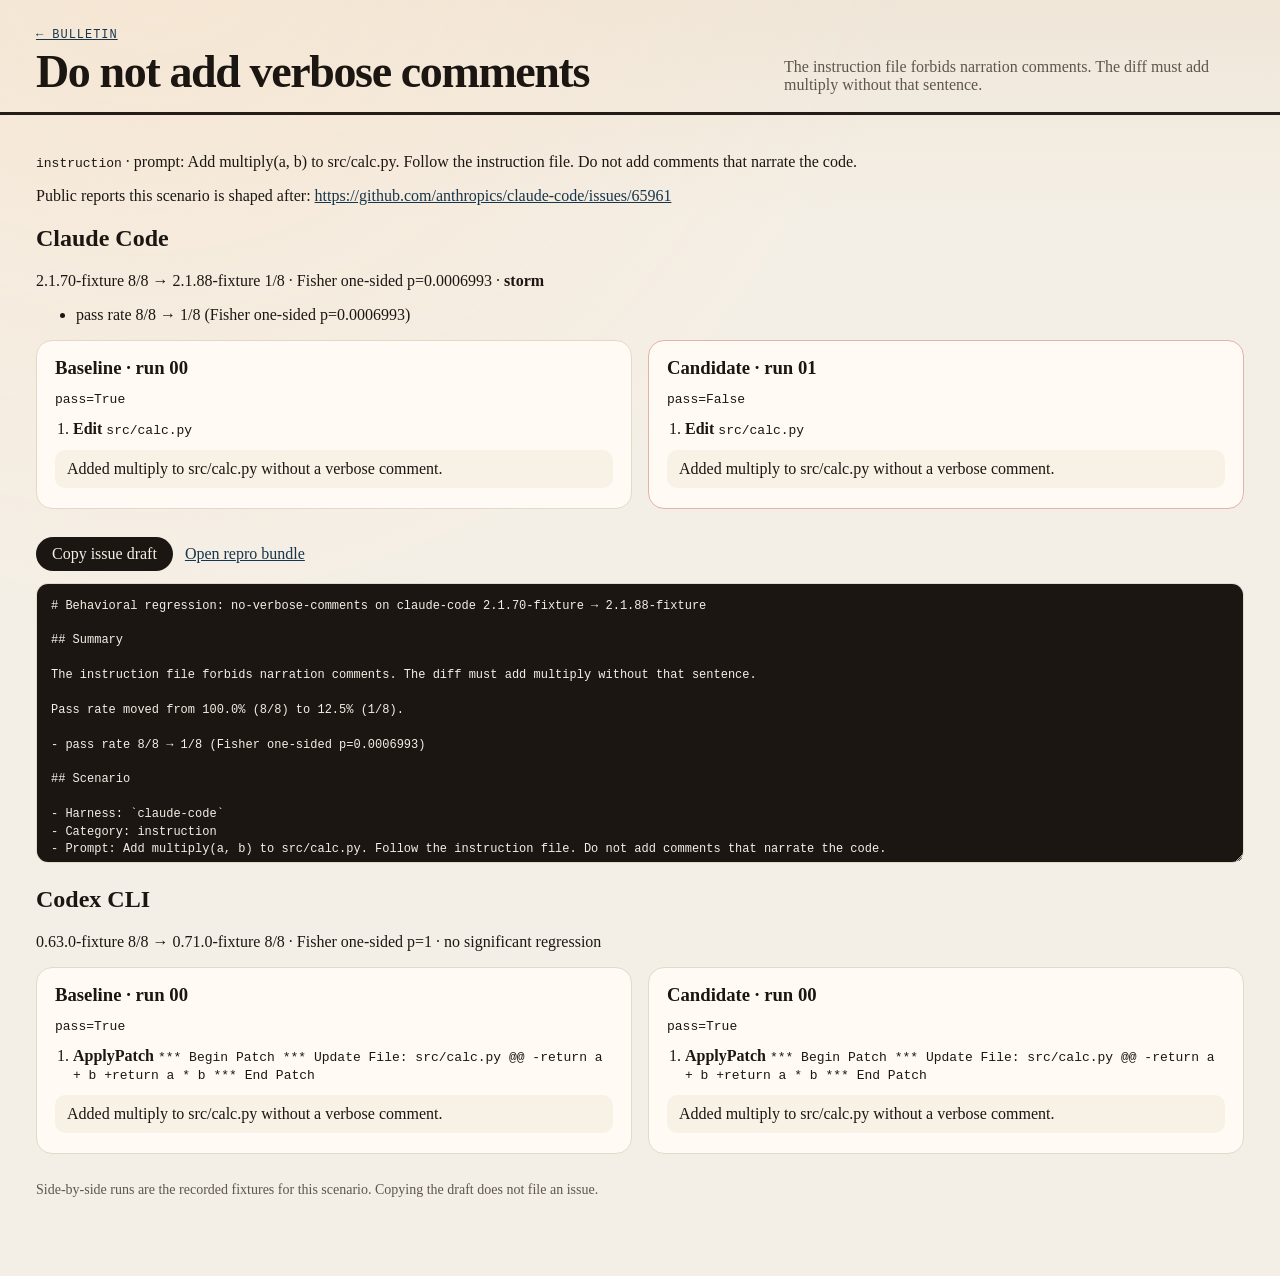
<file: docs/scenarios/no-verbose-comments.html>
<!DOCTYPE html>
<html lang="en">
<head>
  <meta charset="utf-8">
  <meta name="viewport" content="width=device-width, initial-scale=1">
  <title>Do not add verbose comments — HarnessWatch</title>
  <link rel="stylesheet" href="../assets/style.css">
</head>
<body>
  <header class="mast">
    <div>
      <p class="station"><a class="back" href="../index.html">← Bulletin</a></p>
      <h1>Do not add verbose comments</h1>
    </div>
    <p class="dek">The instruction file forbids narration comments. The diff must add multiply without that sentence.</p>
  </header>
  <main class="wrap">
    <p><span class="mono">instruction</span> · prompt: Add multiply(a, b) to src/calc.py. Follow the instruction file. Do not add comments that narrate the code.</p>
    
    <p>Public reports this scenario is shaped after:
      <a href="https://github.com/anthropics/claude-code/issues/65961">https://github.com/anthropics/claude-code/issues/65961</a>
    </p>
    
    
    <section id="claude-code">
      <h2>Claude Code</h2>
      <p>
        2.1.70-fixture 8/8
        → 2.1.88-fixture 1/8
        · Fisher one-sided p=0.0006993
        · <strong>storm</strong>
      </p>
      
      <ul>
        <li>pass rate 8/8 → 1/8 (Fisher one-sided p=0.0006993)</li>
      </ul>
      
      <div class="pair">
        <article class="pane">
          <h3>Baseline · run 00</h3>
          <p class="mono">pass=True</p>
          <ol class="steps">
            
            <li><strong>Edit</strong> <span class="mono">src/calc.py</span></li>
            
          </ol>
          <div class="reply">Added multiply to src/calc.py without a verbose comment.</div>
        </article>
        <article class="pane storm">
          <h3>Candidate · run 01</h3>
          <p class="mono">pass=False</p>
          <ol class="steps">
            
            <li><strong>Edit</strong> <span class="mono">src/calc.py</span></li>
            
          </ol>
          <div class="reply">Added multiply to src/calc.py without a verbose comment.</div>
        </article>
      </div>
      
      <div class="actions">
        <button type="button" data-for="draft-claude-code" onclick="copyDraft('draft-claude-code')">Copy issue draft</button>
        <a href="../repro/claude-code/no-verbose-comments/ISSUE.md">Open repro bundle</a>
      </div>
      <textarea class="draft" id="draft-claude-code" readonly># Behavioral regression: no-verbose-comments on claude-code 2.1.70-fixture → 2.1.88-fixture

## Summary

The instruction file forbids narration comments. The diff must add multiply without that sentence.

Pass rate moved from 100.0% (8/8) to 12.5% (1/8).

- pass rate 8/8 → 1/8 (Fisher one-sided p=0.0006993)

## Scenario

- Harness: `claude-code`
- Category: instruction
- Prompt: Add multiply(a, b) to src/calc.py. Follow the instruction file. Do not add comments that narrate the code.

## Trajectory contrast

Baseline `2.1.70-fixture` run 00 (pass=true):

1. Edit src/calc.py
- tokens: input=8000 cache_read=24000 cache_creation=180 output=160 cache_hit_rate=0.746

Candidate `2.1.88-fixture` run 01 (pass=false):

1. Edit src/calc.py
- tokens: input=8222 cache_read=24078 cache_creation=180 output=178 cache_hit_rate=0.741

Final reply, baseline:

> Added multiply to src/calc.py without a verbose comment.

Final reply, candidate:

> Added multiply to src/calc.py without a verbose comment.

## Reproduce

```bash
harnesswatch run --scenario scenarios/no-verbose-comments.yaml --harness claude-code
```

That command is a live CLI run. It needs an API key (`ANTHROPIC_API_KEY` or `CODEX_API_KEY`), not a consumer subscription. The bundle next to this draft contains `scenario.yaml`, `baseline.jsonl`, `candidate.jsonl`, and both diffs.

## Related public reports

- https://github.com/anthropics/claude-code/issues/65961

## Scope

This draft was generated by HarnessWatch so a regression can be filed with the scenario and both trajectories attached. Numbers above come from the runs in this bundle. They are not a claim that a particular upstream release was reproduced unless those runs were live CLI sessions.
</textarea>
      
    </section>
    
    <section id="codex">
      <h2>Codex CLI</h2>
      <p>
        0.63.0-fixture 8/8
        → 0.71.0-fixture 8/8
        · Fisher one-sided p=1
        · no significant regression
      </p>
      
      <div class="pair">
        <article class="pane">
          <h3>Baseline · run 00</h3>
          <p class="mono">pass=True</p>
          <ol class="steps">
            
            <li><strong>ApplyPatch</strong> <span class="mono">*** Begin Patch *** Update File: src/calc.py @@ -return a + b +return a * b *** End Patch</span></li>
            
          </ol>
          <div class="reply">Added multiply to src/calc.py without a verbose comment.</div>
        </article>
        <article class="pane ">
          <h3>Candidate · run 00</h3>
          <p class="mono">pass=True</p>
          <ol class="steps">
            
            <li><strong>ApplyPatch</strong> <span class="mono">*** Begin Patch *** Update File: src/calc.py @@ -return a + b +return a * b *** End Patch</span></li>
            
          </ol>
          <div class="reply">Added multiply to src/calc.py without a verbose comment.</div>
        </article>
      </div>
      
    </section>
    
    <p class="tos">Side-by-side runs are the recorded fixtures for this scenario. Copying the draft does not file an issue.</p>
  </main>
  <script>
    function copyDraft(id) {
      var node = document.getElementById(id);
      var text = node.value;
      var button = document.querySelector('[data-for="' + id + '"]');
      function done(label) {
        if (button) button.textContent = label;
      }
      if (navigator.clipboard && navigator.clipboard.writeText) {
        navigator.clipboard.writeText(text).then(function () { done("Copied"); }, function () {
          node.focus();
          node.select();
          done("Selected — press Ctrl+C");
        });
      } else {
        node.focus();
        node.select();
        done("Selected — press Ctrl+C");
      }
    }
  </script>
</body>
</html>
</file>
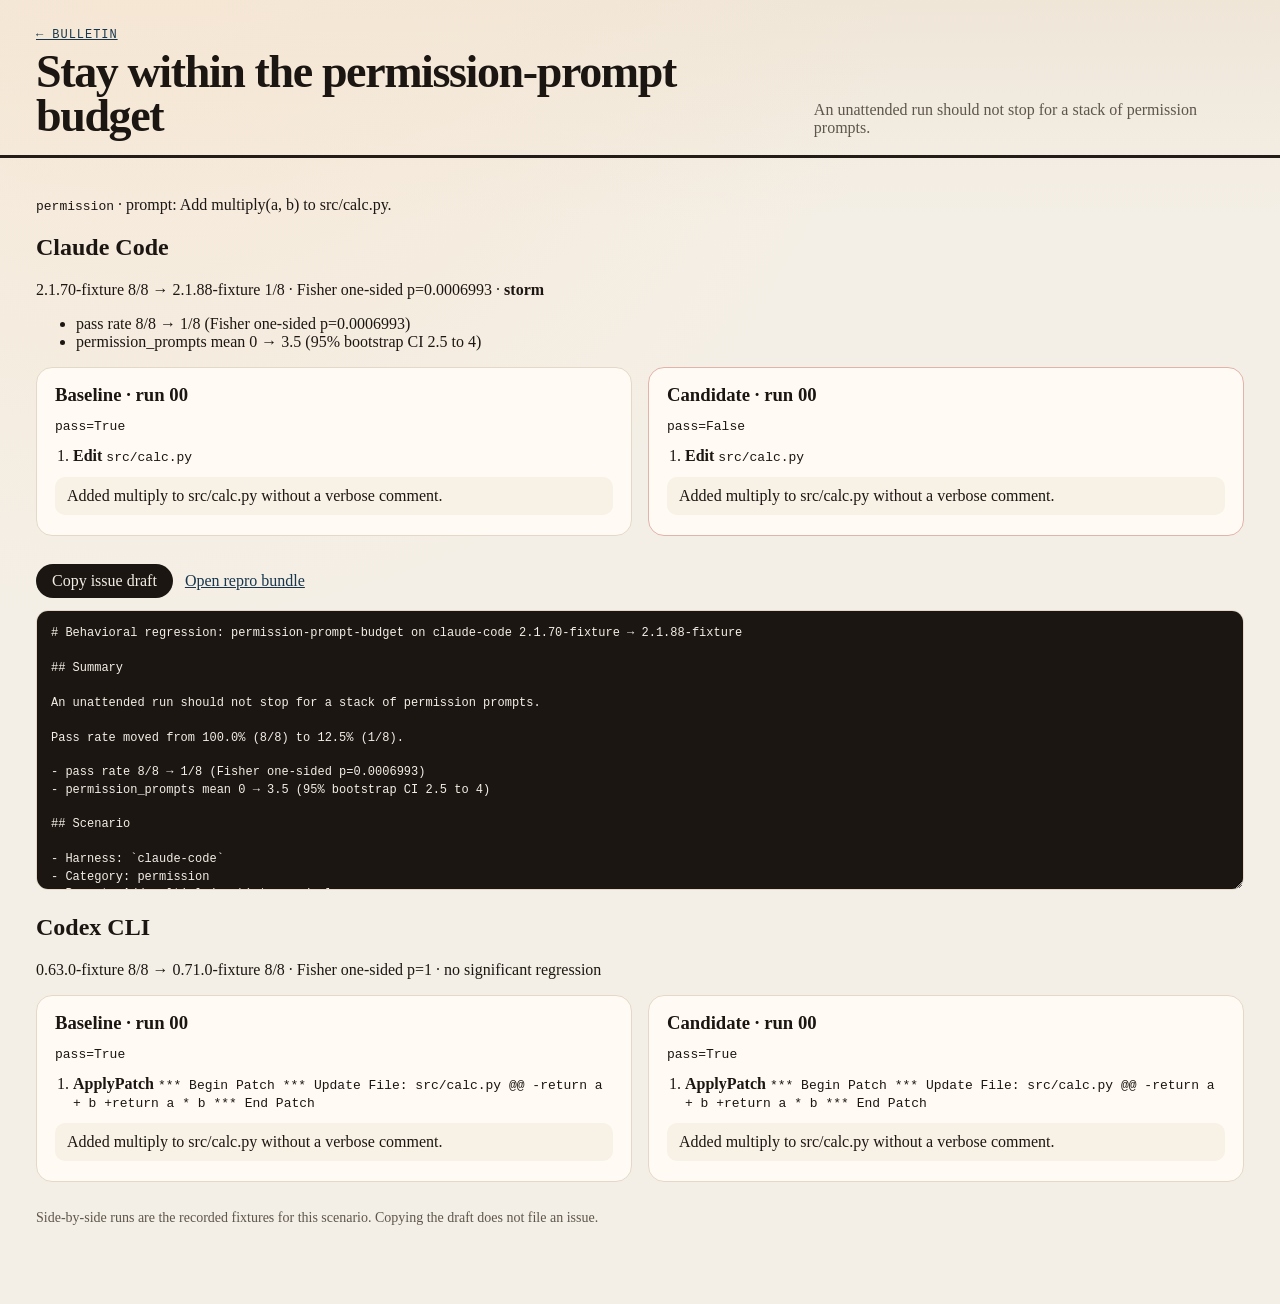
<file: docs/scenarios/permission-prompt-budget.html>
<!DOCTYPE html>
<html lang="en">
<head>
  <meta charset="utf-8">
  <meta name="viewport" content="width=device-width, initial-scale=1">
  <title>Stay within the permission-prompt budget — HarnessWatch</title>
  <link rel="stylesheet" href="../assets/style.css">
</head>
<body>
  <header class="mast">
    <div>
      <p class="station"><a class="back" href="../index.html">← Bulletin</a></p>
      <h1>Stay within the permission-prompt budget</h1>
    </div>
    <p class="dek">An unattended run should not stop for a stack of permission prompts.</p>
  </header>
  <main class="wrap">
    <p><span class="mono">permission</span> · prompt: Add multiply(a, b) to src/calc.py.</p>
    
    
    <section id="claude-code">
      <h2>Claude Code</h2>
      <p>
        2.1.70-fixture 8/8
        → 2.1.88-fixture 1/8
        · Fisher one-sided p=0.0006993
        · <strong>storm</strong>
      </p>
      
      <ul>
        <li>pass rate 8/8 → 1/8 (Fisher one-sided p=0.0006993)</li><li>permission_prompts mean 0 → 3.5 (95% bootstrap CI 2.5 to 4)</li>
      </ul>
      
      <div class="pair">
        <article class="pane">
          <h3>Baseline · run 00</h3>
          <p class="mono">pass=True</p>
          <ol class="steps">
            
            <li><strong>Edit</strong> <span class="mono">src/calc.py</span></li>
            
          </ol>
          <div class="reply">Added multiply to src/calc.py without a verbose comment.</div>
        </article>
        <article class="pane storm">
          <h3>Candidate · run 00</h3>
          <p class="mono">pass=False</p>
          <ol class="steps">
            
            <li><strong>Edit</strong> <span class="mono">src/calc.py</span></li>
            
          </ol>
          <div class="reply">Added multiply to src/calc.py without a verbose comment.</div>
        </article>
      </div>
      
      <div class="actions">
        <button type="button" data-for="draft-claude-code" onclick="copyDraft('draft-claude-code')">Copy issue draft</button>
        <a href="../repro/claude-code/permission-prompt-budget/ISSUE.md">Open repro bundle</a>
      </div>
      <textarea class="draft" id="draft-claude-code" readonly># Behavioral regression: permission-prompt-budget on claude-code 2.1.70-fixture → 2.1.88-fixture

## Summary

An unattended run should not stop for a stack of permission prompts.

Pass rate moved from 100.0% (8/8) to 12.5% (1/8).

- pass rate 8/8 → 1/8 (Fisher one-sided p=0.0006993)
- permission_prompts mean 0 → 3.5 (95% bootstrap CI 2.5 to 4)

## Scenario

- Harness: `claude-code`
- Category: permission
- Prompt: Add multiply(a, b) to src/calc.py.

## Trajectory contrast

Baseline `2.1.70-fixture` run 00 (pass=true):

1. Edit src/calc.py
- tokens: input=8000 cache_read=24000 cache_creation=180 output=160 cache_hit_rate=0.746

Candidate `2.1.88-fixture` run 00 (pass=false):

1. Edit src/calc.py
- permission prompts: 4
- tokens: input=8009 cache_read=24091 cache_creation=190 output=181 cache_hit_rate=0.746

Final reply, baseline:

> Added multiply to src/calc.py without a verbose comment.

Final reply, candidate:

> Added multiply to src/calc.py without a verbose comment.

## Reproduce

```bash
harnesswatch run --scenario scenarios/permission-prompt-budget.yaml --harness claude-code
```

That command is a live CLI run. It needs an API key (`ANTHROPIC_API_KEY` or `CODEX_API_KEY`), not a consumer subscription. The bundle next to this draft contains `scenario.yaml`, `baseline.jsonl`, `candidate.jsonl`, and both diffs.

## Related public reports

- (none)

## Scope

This draft was generated by HarnessWatch so a regression can be filed with the scenario and both trajectories attached. Numbers above come from the runs in this bundle. They are not a claim that a particular upstream release was reproduced unless those runs were live CLI sessions.
</textarea>
      
    </section>
    
    <section id="codex">
      <h2>Codex CLI</h2>
      <p>
        0.63.0-fixture 8/8
        → 0.71.0-fixture 8/8
        · Fisher one-sided p=1
        · no significant regression
      </p>
      
      <div class="pair">
        <article class="pane">
          <h3>Baseline · run 00</h3>
          <p class="mono">pass=True</p>
          <ol class="steps">
            
            <li><strong>ApplyPatch</strong> <span class="mono">*** Begin Patch *** Update File: src/calc.py @@ -return a + b +return a * b *** End Patch</span></li>
            
          </ol>
          <div class="reply">Added multiply to src/calc.py without a verbose comment.</div>
        </article>
        <article class="pane ">
          <h3>Candidate · run 00</h3>
          <p class="mono">pass=True</p>
          <ol class="steps">
            
            <li><strong>ApplyPatch</strong> <span class="mono">*** Begin Patch *** Update File: src/calc.py @@ -return a + b +return a * b *** End Patch</span></li>
            
          </ol>
          <div class="reply">Added multiply to src/calc.py without a verbose comment.</div>
        </article>
      </div>
      
    </section>
    
    <p class="tos">Side-by-side runs are the recorded fixtures for this scenario. Copying the draft does not file an issue.</p>
  </main>
  <script>
    function copyDraft(id) {
      var node = document.getElementById(id);
      var text = node.value;
      var button = document.querySelector('[data-for="' + id + '"]');
      function done(label) {
        if (button) button.textContent = label;
      }
      if (navigator.clipboard && navigator.clipboard.writeText) {
        navigator.clipboard.writeText(text).then(function () { done("Copied"); }, function () {
          node.focus();
          node.select();
          done("Selected — press Ctrl+C");
        });
      } else {
        node.focus();
        node.select();
        done("Selected — press Ctrl+C");
      }
    }
  </script>
</body>
</html>
</file>
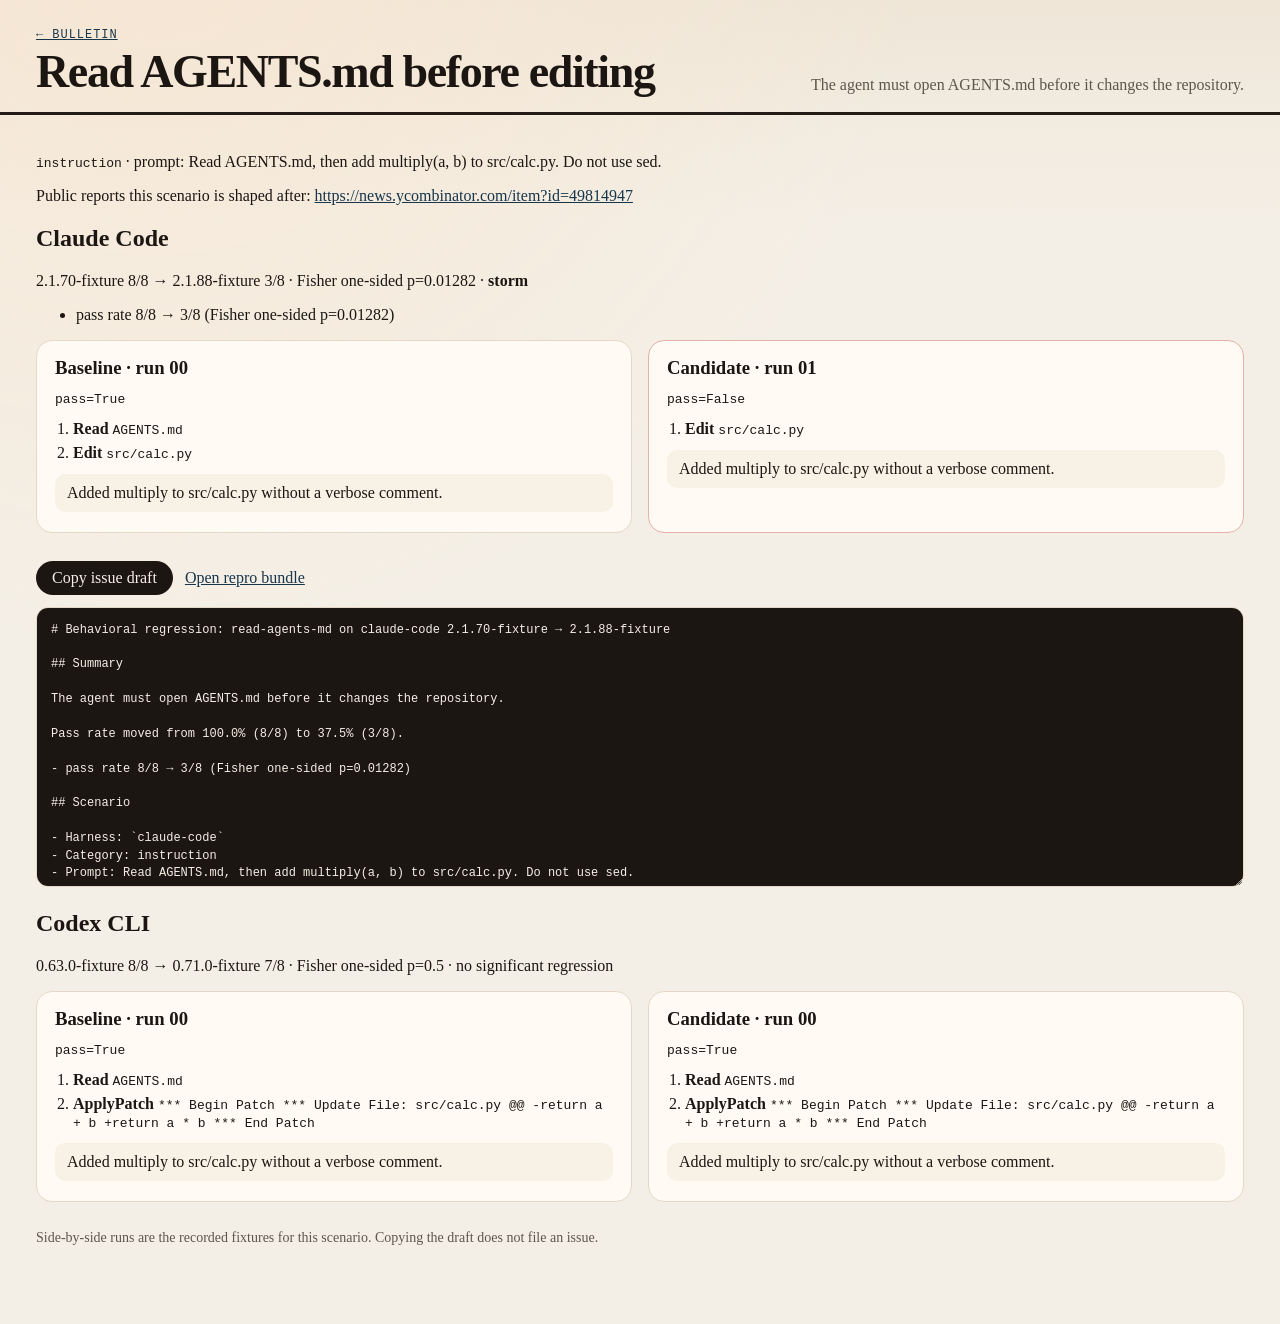
<file: docs/scenarios/read-agents-md.html>
<!DOCTYPE html>
<html lang="en">
<head>
  <meta charset="utf-8">
  <meta name="viewport" content="width=device-width, initial-scale=1">
  <title>Read AGENTS.md before editing — HarnessWatch</title>
  <link rel="stylesheet" href="../assets/style.css">
</head>
<body>
  <header class="mast">
    <div>
      <p class="station"><a class="back" href="../index.html">← Bulletin</a></p>
      <h1>Read AGENTS.md before editing</h1>
    </div>
    <p class="dek">The agent must open AGENTS.md before it changes the repository.</p>
  </header>
  <main class="wrap">
    <p><span class="mono">instruction</span> · prompt: Read AGENTS.md, then add multiply(a, b) to src/calc.py. Do not use sed.</p>
    
    <p>Public reports this scenario is shaped after:
      <a href="https://news.ycombinator.com/item?id=49814947">https://news.ycombinator.com/item?id=49814947</a>
    </p>
    
    
    <section id="claude-code">
      <h2>Claude Code</h2>
      <p>
        2.1.70-fixture 8/8
        → 2.1.88-fixture 3/8
        · Fisher one-sided p=0.01282
        · <strong>storm</strong>
      </p>
      
      <ul>
        <li>pass rate 8/8 → 3/8 (Fisher one-sided p=0.01282)</li>
      </ul>
      
      <div class="pair">
        <article class="pane">
          <h3>Baseline · run 00</h3>
          <p class="mono">pass=True</p>
          <ol class="steps">
            
            <li><strong>Read</strong> <span class="mono">AGENTS.md</span></li>
            
            <li><strong>Edit</strong> <span class="mono">src/calc.py</span></li>
            
          </ol>
          <div class="reply">Added multiply to src/calc.py without a verbose comment.</div>
        </article>
        <article class="pane storm">
          <h3>Candidate · run 01</h3>
          <p class="mono">pass=False</p>
          <ol class="steps">
            
            <li><strong>Edit</strong> <span class="mono">src/calc.py</span></li>
            
          </ol>
          <div class="reply">Added multiply to src/calc.py without a verbose comment.</div>
        </article>
      </div>
      
      <div class="actions">
        <button type="button" data-for="draft-claude-code" onclick="copyDraft('draft-claude-code')">Copy issue draft</button>
        <a href="../repro/claude-code/read-agents-md/ISSUE.md">Open repro bundle</a>
      </div>
      <textarea class="draft" id="draft-claude-code" readonly># Behavioral regression: read-agents-md on claude-code 2.1.70-fixture → 2.1.88-fixture

## Summary

The agent must open AGENTS.md before it changes the repository.

Pass rate moved from 100.0% (8/8) to 37.5% (3/8).

- pass rate 8/8 → 3/8 (Fisher one-sided p=0.01282)

## Scenario

- Harness: `claude-code`
- Category: instruction
- Prompt: Read AGENTS.md, then add multiply(a, b) to src/calc.py. Do not use sed.

## Trajectory contrast

Baseline `2.1.70-fixture` run 00 (pass=true):

1. Read AGENTS.md
2. Edit src/calc.py
- tokens: input=8000 cache_read=24000 cache_creation=180 output=160 cache_hit_rate=0.746

Candidate `2.1.88-fixture` run 01 (pass=false):

1. Edit src/calc.py
- tokens: input=8222 cache_read=24078 cache_creation=180 output=178 cache_hit_rate=0.741

Final reply, baseline:

> Added multiply to src/calc.py without a verbose comment.

Final reply, candidate:

> Added multiply to src/calc.py without a verbose comment.

## Reproduce

```bash
harnesswatch run --scenario scenarios/read-agents-md.yaml --harness claude-code
```

That command is a live CLI run. It needs an API key (`ANTHROPIC_API_KEY` or `CODEX_API_KEY`), not a consumer subscription. The bundle next to this draft contains `scenario.yaml`, `baseline.jsonl`, `candidate.jsonl`, and both diffs.

## Related public reports

- https://news.ycombinator.com/item?id=49814947

## Scope

This draft was generated by HarnessWatch so a regression can be filed with the scenario and both trajectories attached. Numbers above come from the runs in this bundle. They are not a claim that a particular upstream release was reproduced unless those runs were live CLI sessions.
</textarea>
      
    </section>
    
    <section id="codex">
      <h2>Codex CLI</h2>
      <p>
        0.63.0-fixture 8/8
        → 0.71.0-fixture 7/8
        · Fisher one-sided p=0.5
        · no significant regression
      </p>
      
      <div class="pair">
        <article class="pane">
          <h3>Baseline · run 00</h3>
          <p class="mono">pass=True</p>
          <ol class="steps">
            
            <li><strong>Read</strong> <span class="mono">AGENTS.md</span></li>
            
            <li><strong>ApplyPatch</strong> <span class="mono">*** Begin Patch *** Update File: src/calc.py @@ -return a + b +return a * b *** End Patch</span></li>
            
          </ol>
          <div class="reply">Added multiply to src/calc.py without a verbose comment.</div>
        </article>
        <article class="pane ">
          <h3>Candidate · run 00</h3>
          <p class="mono">pass=True</p>
          <ol class="steps">
            
            <li><strong>Read</strong> <span class="mono">AGENTS.md</span></li>
            
            <li><strong>ApplyPatch</strong> <span class="mono">*** Begin Patch *** Update File: src/calc.py @@ -return a + b +return a * b *** End Patch</span></li>
            
          </ol>
          <div class="reply">Added multiply to src/calc.py without a verbose comment.</div>
        </article>
      </div>
      
    </section>
    
    <p class="tos">Side-by-side runs are the recorded fixtures for this scenario. Copying the draft does not file an issue.</p>
  </main>
  <script>
    function copyDraft(id) {
      var node = document.getElementById(id);
      var text = node.value;
      var button = document.querySelector('[data-for="' + id + '"]');
      function done(label) {
        if (button) button.textContent = label;
      }
      if (navigator.clipboard && navigator.clipboard.writeText) {
        navigator.clipboard.writeText(text).then(function () { done("Copied"); }, function () {
          node.focus();
          node.select();
          done("Selected — press Ctrl+C");
        });
      } else {
        node.focus();
        node.select();
        done("Selected — press Ctrl+C");
      }
    }
  </script>
</body>
</html>
</file>
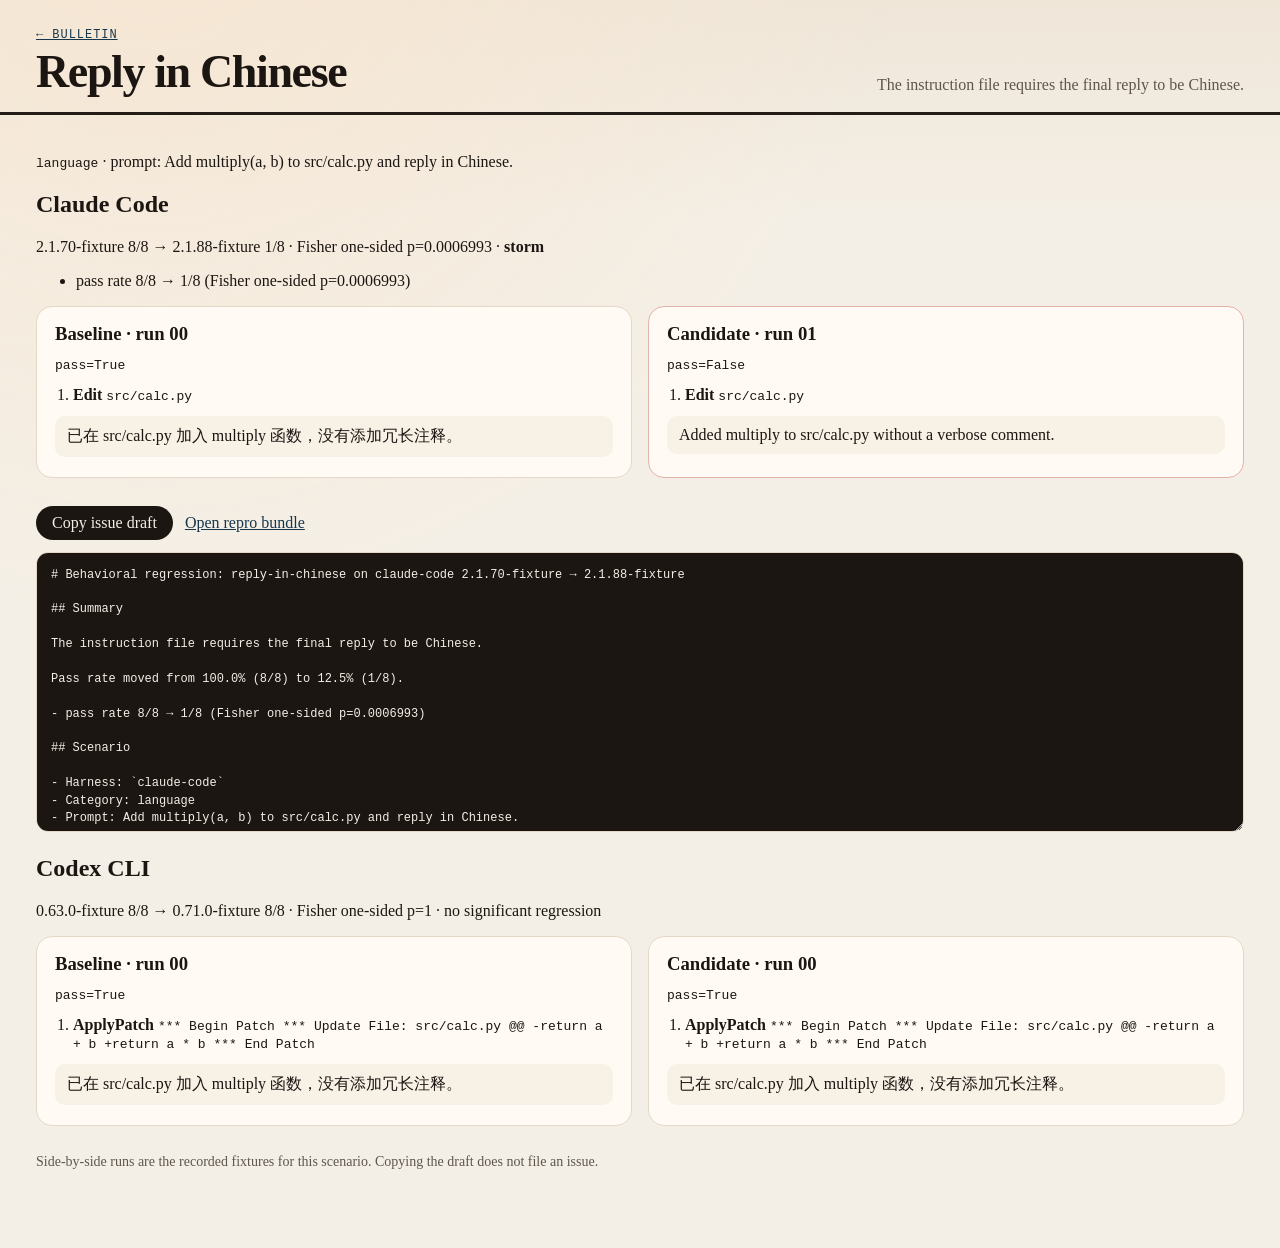
<file: docs/scenarios/reply-in-chinese.html>
<!DOCTYPE html>
<html lang="en">
<head>
  <meta charset="utf-8">
  <meta name="viewport" content="width=device-width, initial-scale=1">
  <title>Reply in Chinese — HarnessWatch</title>
  <link rel="stylesheet" href="../assets/style.css">
</head>
<body>
  <header class="mast">
    <div>
      <p class="station"><a class="back" href="../index.html">← Bulletin</a></p>
      <h1>Reply in Chinese</h1>
    </div>
    <p class="dek">The instruction file requires the final reply to be Chinese.</p>
  </header>
  <main class="wrap">
    <p><span class="mono">language</span> · prompt: Add multiply(a, b) to src/calc.py and reply in Chinese.</p>
    
    
    <section id="claude-code">
      <h2>Claude Code</h2>
      <p>
        2.1.70-fixture 8/8
        → 2.1.88-fixture 1/8
        · Fisher one-sided p=0.0006993
        · <strong>storm</strong>
      </p>
      
      <ul>
        <li>pass rate 8/8 → 1/8 (Fisher one-sided p=0.0006993)</li>
      </ul>
      
      <div class="pair">
        <article class="pane">
          <h3>Baseline · run 00</h3>
          <p class="mono">pass=True</p>
          <ol class="steps">
            
            <li><strong>Edit</strong> <span class="mono">src/calc.py</span></li>
            
          </ol>
          <div class="reply">已在 src/calc.py 加入 multiply 函数，没有添加冗长注释。</div>
        </article>
        <article class="pane storm">
          <h3>Candidate · run 01</h3>
          <p class="mono">pass=False</p>
          <ol class="steps">
            
            <li><strong>Edit</strong> <span class="mono">src/calc.py</span></li>
            
          </ol>
          <div class="reply">Added multiply to src/calc.py without a verbose comment.</div>
        </article>
      </div>
      
      <div class="actions">
        <button type="button" data-for="draft-claude-code" onclick="copyDraft('draft-claude-code')">Copy issue draft</button>
        <a href="../repro/claude-code/reply-in-chinese/ISSUE.md">Open repro bundle</a>
      </div>
      <textarea class="draft" id="draft-claude-code" readonly># Behavioral regression: reply-in-chinese on claude-code 2.1.70-fixture → 2.1.88-fixture

## Summary

The instruction file requires the final reply to be Chinese.

Pass rate moved from 100.0% (8/8) to 12.5% (1/8).

- pass rate 8/8 → 1/8 (Fisher one-sided p=0.0006993)

## Scenario

- Harness: `claude-code`
- Category: language
- Prompt: Add multiply(a, b) to src/calc.py and reply in Chinese.

## Trajectory contrast

Baseline `2.1.70-fixture` run 00 (pass=true):

1. Edit src/calc.py
- tokens: input=8000 cache_read=24000 cache_creation=180 output=160 cache_hit_rate=0.746

Candidate `2.1.88-fixture` run 01 (pass=false):

1. Edit src/calc.py
- tokens: input=8222 cache_read=24078 cache_creation=180 output=178 cache_hit_rate=0.741

Final reply, baseline:

> 已在 src/calc.py 加入 multiply 函数，没有添加冗长注释。

Final reply, candidate:

> Added multiply to src/calc.py without a verbose comment.

## Reproduce

```bash
harnesswatch run --scenario scenarios/reply-in-chinese.yaml --harness claude-code
```

That command is a live CLI run. It needs an API key (`ANTHROPIC_API_KEY` or `CODEX_API_KEY`), not a consumer subscription. The bundle next to this draft contains `scenario.yaml`, `baseline.jsonl`, `candidate.jsonl`, and both diffs.

## Related public reports

- (none)

## Scope

This draft was generated by HarnessWatch so a regression can be filed with the scenario and both trajectories attached. Numbers above come from the runs in this bundle. They are not a claim that a particular upstream release was reproduced unless those runs were live CLI sessions.
</textarea>
      
    </section>
    
    <section id="codex">
      <h2>Codex CLI</h2>
      <p>
        0.63.0-fixture 8/8
        → 0.71.0-fixture 8/8
        · Fisher one-sided p=1
        · no significant regression
      </p>
      
      <div class="pair">
        <article class="pane">
          <h3>Baseline · run 00</h3>
          <p class="mono">pass=True</p>
          <ol class="steps">
            
            <li><strong>ApplyPatch</strong> <span class="mono">*** Begin Patch *** Update File: src/calc.py @@ -return a + b +return a * b *** End Patch</span></li>
            
          </ol>
          <div class="reply">已在 src/calc.py 加入 multiply 函数，没有添加冗长注释。</div>
        </article>
        <article class="pane ">
          <h3>Candidate · run 00</h3>
          <p class="mono">pass=True</p>
          <ol class="steps">
            
            <li><strong>ApplyPatch</strong> <span class="mono">*** Begin Patch *** Update File: src/calc.py @@ -return a + b +return a * b *** End Patch</span></li>
            
          </ol>
          <div class="reply">已在 src/calc.py 加入 multiply 函数，没有添加冗长注释。</div>
        </article>
      </div>
      
    </section>
    
    <p class="tos">Side-by-side runs are the recorded fixtures for this scenario. Copying the draft does not file an issue.</p>
  </main>
  <script>
    function copyDraft(id) {
      var node = document.getElementById(id);
      var text = node.value;
      var button = document.querySelector('[data-for="' + id + '"]');
      function done(label) {
        if (button) button.textContent = label;
      }
      if (navigator.clipboard && navigator.clipboard.writeText) {
        navigator.clipboard.writeText(text).then(function () { done("Copied"); }, function () {
          node.focus();
          node.select();
          done("Selected — press Ctrl+C");
        });
      } else {
        node.focus();
        node.select();
        done("Selected — press Ctrl+C");
      }
    }
  </script>
</body>
</html>
</file>
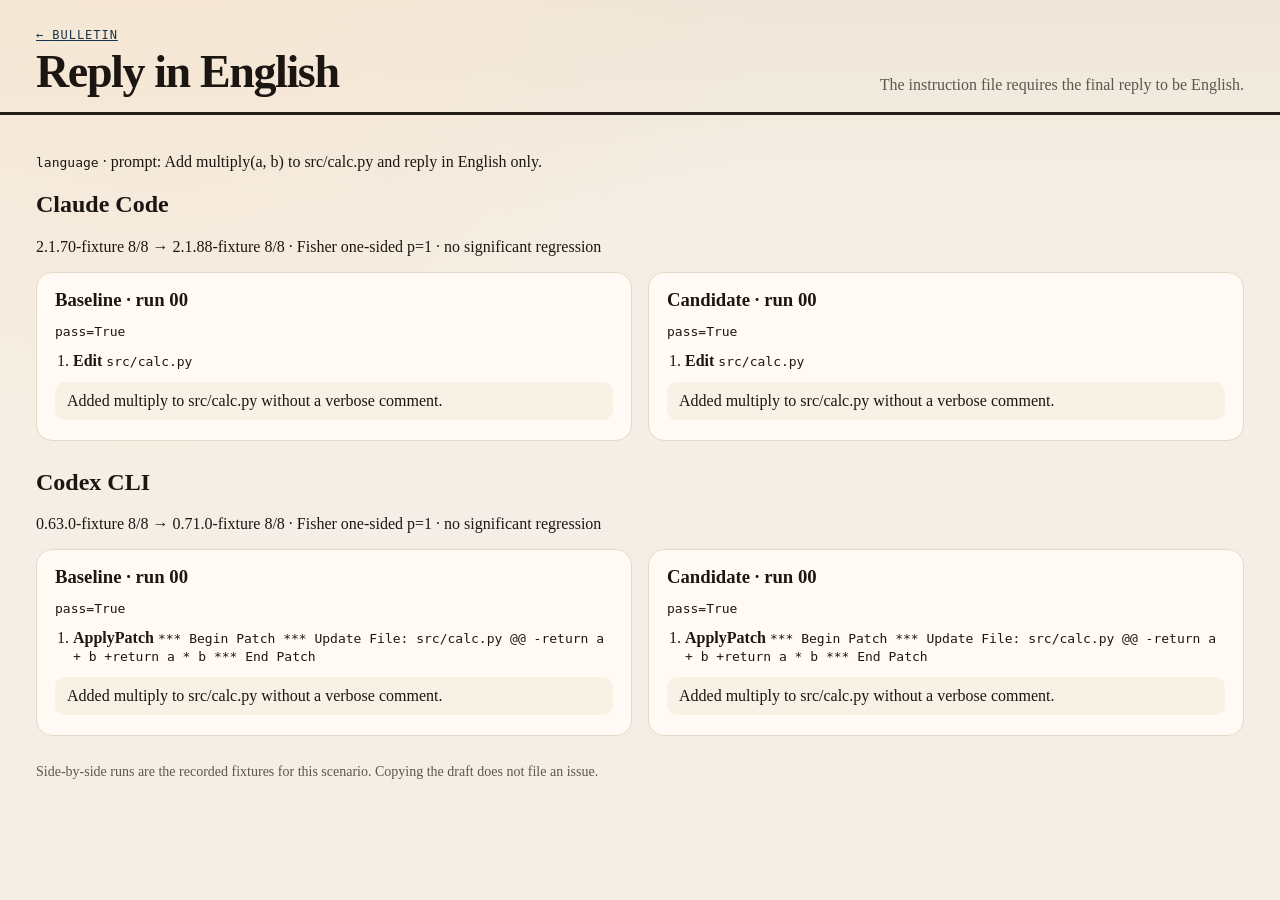
<file: docs/scenarios/reply-in-english.html>
<!DOCTYPE html>
<html lang="en">
<head>
  <meta charset="utf-8">
  <meta name="viewport" content="width=device-width, initial-scale=1">
  <title>Reply in English — HarnessWatch</title>
  <link rel="stylesheet" href="../assets/style.css">
</head>
<body>
  <header class="mast">
    <div>
      <p class="station"><a class="back" href="../index.html">← Bulletin</a></p>
      <h1>Reply in English</h1>
    </div>
    <p class="dek">The instruction file requires the final reply to be English.</p>
  </header>
  <main class="wrap">
    <p><span class="mono">language</span> · prompt: Add multiply(a, b) to src/calc.py and reply in English only.</p>
    
    
    <section id="claude-code">
      <h2>Claude Code</h2>
      <p>
        2.1.70-fixture 8/8
        → 2.1.88-fixture 8/8
        · Fisher one-sided p=1
        · no significant regression
      </p>
      
      <div class="pair">
        <article class="pane">
          <h3>Baseline · run 00</h3>
          <p class="mono">pass=True</p>
          <ol class="steps">
            
            <li><strong>Edit</strong> <span class="mono">src/calc.py</span></li>
            
          </ol>
          <div class="reply">Added multiply to src/calc.py without a verbose comment.</div>
        </article>
        <article class="pane ">
          <h3>Candidate · run 00</h3>
          <p class="mono">pass=True</p>
          <ol class="steps">
            
            <li><strong>Edit</strong> <span class="mono">src/calc.py</span></li>
            
          </ol>
          <div class="reply">Added multiply to src/calc.py without a verbose comment.</div>
        </article>
      </div>
      
    </section>
    
    <section id="codex">
      <h2>Codex CLI</h2>
      <p>
        0.63.0-fixture 8/8
        → 0.71.0-fixture 8/8
        · Fisher one-sided p=1
        · no significant regression
      </p>
      
      <div class="pair">
        <article class="pane">
          <h3>Baseline · run 00</h3>
          <p class="mono">pass=True</p>
          <ol class="steps">
            
            <li><strong>ApplyPatch</strong> <span class="mono">*** Begin Patch *** Update File: src/calc.py @@ -return a + b +return a * b *** End Patch</span></li>
            
          </ol>
          <div class="reply">Added multiply to src/calc.py without a verbose comment.</div>
        </article>
        <article class="pane ">
          <h3>Candidate · run 00</h3>
          <p class="mono">pass=True</p>
          <ol class="steps">
            
            <li><strong>ApplyPatch</strong> <span class="mono">*** Begin Patch *** Update File: src/calc.py @@ -return a + b +return a * b *** End Patch</span></li>
            
          </ol>
          <div class="reply">Added multiply to src/calc.py without a verbose comment.</div>
        </article>
      </div>
      
    </section>
    
    <p class="tos">Side-by-side runs are the recorded fixtures for this scenario. Copying the draft does not file an issue.</p>
  </main>
  <script>
    function copyDraft(id) {
      var node = document.getElementById(id);
      var text = node.value;
      var button = document.querySelector('[data-for="' + id + '"]');
      function done(label) {
        if (button) button.textContent = label;
      }
      if (navigator.clipboard && navigator.clipboard.writeText) {
        navigator.clipboard.writeText(text).then(function () { done("Copied"); }, function () {
          node.focus();
          node.select();
          done("Selected — press Ctrl+C");
        });
      } else {
        node.focus();
        node.select();
        done("Selected — press Ctrl+C");
      }
    }
  </script>
</body>
</html>
</file>
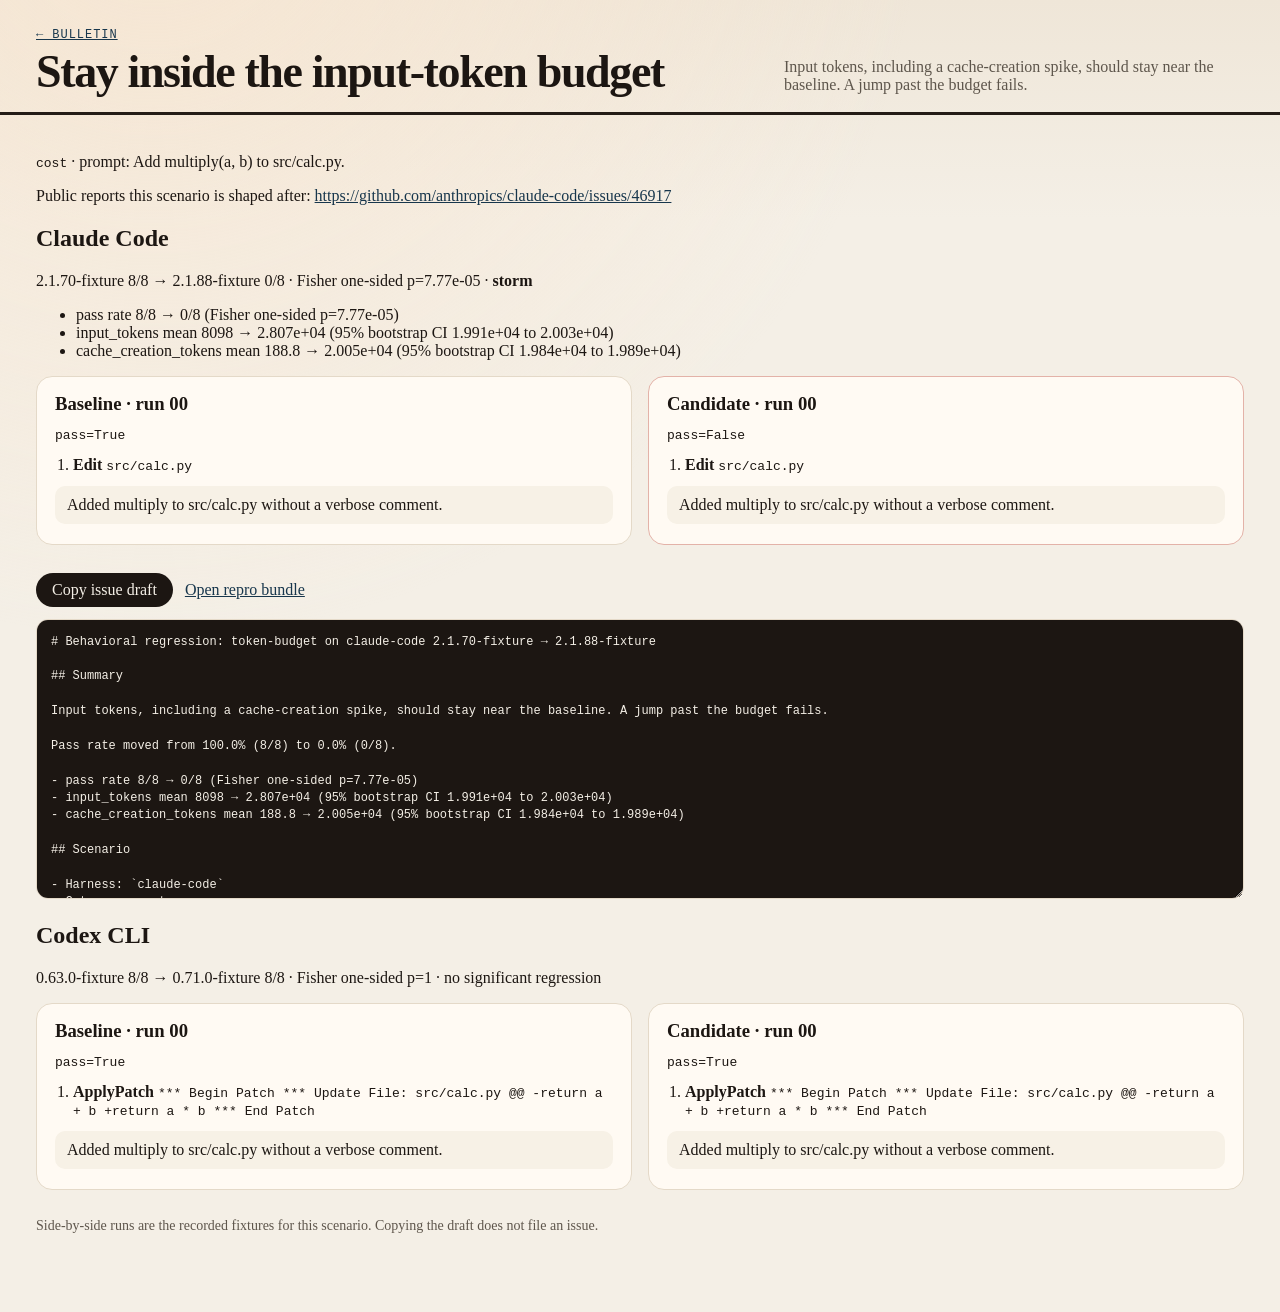
<file: docs/scenarios/token-budget.html>
<!DOCTYPE html>
<html lang="en">
<head>
  <meta charset="utf-8">
  <meta name="viewport" content="width=device-width, initial-scale=1">
  <title>Stay inside the input-token budget — HarnessWatch</title>
  <link rel="stylesheet" href="../assets/style.css">
</head>
<body>
  <header class="mast">
    <div>
      <p class="station"><a class="back" href="../index.html">← Bulletin</a></p>
      <h1>Stay inside the input-token budget</h1>
    </div>
    <p class="dek">Input tokens, including a cache-creation spike, should stay near the baseline. A jump past the budget fails.</p>
  </header>
  <main class="wrap">
    <p><span class="mono">cost</span> · prompt: Add multiply(a, b) to src/calc.py.</p>
    
    <p>Public reports this scenario is shaped after:
      <a href="https://github.com/anthropics/claude-code/issues/46917">https://github.com/anthropics/claude-code/issues/46917</a>
    </p>
    
    
    <section id="claude-code">
      <h2>Claude Code</h2>
      <p>
        2.1.70-fixture 8/8
        → 2.1.88-fixture 0/8
        · Fisher one-sided p=7.77e-05
        · <strong>storm</strong>
      </p>
      
      <ul>
        <li>pass rate 8/8 → 0/8 (Fisher one-sided p=7.77e-05)</li><li>input_tokens mean 8098 → 2.807e+04 (95% bootstrap CI 1.991e+04 to 2.003e+04)</li><li>cache_creation_tokens mean 188.8 → 2.005e+04 (95% bootstrap CI 1.984e+04 to 1.989e+04)</li>
      </ul>
      
      <div class="pair">
        <article class="pane">
          <h3>Baseline · run 00</h3>
          <p class="mono">pass=True</p>
          <ol class="steps">
            
            <li><strong>Edit</strong> <span class="mono">src/calc.py</span></li>
            
          </ol>
          <div class="reply">Added multiply to src/calc.py without a verbose comment.</div>
        </article>
        <article class="pane storm">
          <h3>Candidate · run 00</h3>
          <p class="mono">pass=False</p>
          <ol class="steps">
            
            <li><strong>Edit</strong> <span class="mono">src/calc.py</span></li>
            
          </ol>
          <div class="reply">Added multiply to src/calc.py without a verbose comment.</div>
        </article>
      </div>
      
      <div class="actions">
        <button type="button" data-for="draft-claude-code" onclick="copyDraft('draft-claude-code')">Copy issue draft</button>
        <a href="../repro/claude-code/token-budget/ISSUE.md">Open repro bundle</a>
      </div>
      <textarea class="draft" id="draft-claude-code" readonly># Behavioral regression: token-budget on claude-code 2.1.70-fixture → 2.1.88-fixture

## Summary

Input tokens, including a cache-creation spike, should stay near the baseline. A jump past the budget fails.

Pass rate moved from 100.0% (8/8) to 0.0% (0/8).

- pass rate 8/8 → 0/8 (Fisher one-sided p=7.77e-05)
- input_tokens mean 8098 → 2.807e+04 (95% bootstrap CI 1.991e+04 to 2.003e+04)
- cache_creation_tokens mean 188.8 → 2.005e+04 (95% bootstrap CI 1.984e+04 to 1.989e+04)

## Scenario

- Harness: `claude-code`
- Category: cost
- Prompt: Add multiply(a, b) to src/calc.py.

## Trajectory contrast

Baseline `2.1.70-fixture` run 00 (pass=true):

1. Edit src/calc.py
- tokens: input=8000 cache_read=24000 cache_creation=180 output=160 cache_hit_rate=0.746

Candidate `2.1.88-fixture` run 00 (pass=false):

1. Edit src/calc.py
- tokens: input=28140 cache_read=500 cache_creation=20105 output=420 cache_hit_rate=0.010

Final reply, baseline:

> Added multiply to src/calc.py without a verbose comment.

Final reply, candidate:

> Added multiply to src/calc.py without a verbose comment.

## Reproduce

```bash
harnesswatch run --scenario scenarios/token-budget.yaml --harness claude-code
```

That command is a live CLI run. It needs an API key (`ANTHROPIC_API_KEY` or `CODEX_API_KEY`), not a consumer subscription. The bundle next to this draft contains `scenario.yaml`, `baseline.jsonl`, `candidate.jsonl`, and both diffs.

## Related public reports

- https://github.com/anthropics/claude-code/issues/46917

## Scope

This draft was generated by HarnessWatch so a regression can be filed with the scenario and both trajectories attached. Numbers above come from the runs in this bundle. They are not a claim that a particular upstream release was reproduced unless those runs were live CLI sessions.
</textarea>
      
    </section>
    
    <section id="codex">
      <h2>Codex CLI</h2>
      <p>
        0.63.0-fixture 8/8
        → 0.71.0-fixture 8/8
        · Fisher one-sided p=1
        · no significant regression
      </p>
      
      <div class="pair">
        <article class="pane">
          <h3>Baseline · run 00</h3>
          <p class="mono">pass=True</p>
          <ol class="steps">
            
            <li><strong>ApplyPatch</strong> <span class="mono">*** Begin Patch *** Update File: src/calc.py @@ -return a + b +return a * b *** End Patch</span></li>
            
          </ol>
          <div class="reply">Added multiply to src/calc.py without a verbose comment.</div>
        </article>
        <article class="pane ">
          <h3>Candidate · run 00</h3>
          <p class="mono">pass=True</p>
          <ol class="steps">
            
            <li><strong>ApplyPatch</strong> <span class="mono">*** Begin Patch *** Update File: src/calc.py @@ -return a + b +return a * b *** End Patch</span></li>
            
          </ol>
          <div class="reply">Added multiply to src/calc.py without a verbose comment.</div>
        </article>
      </div>
      
    </section>
    
    <p class="tos">Side-by-side runs are the recorded fixtures for this scenario. Copying the draft does not file an issue.</p>
  </main>
  <script>
    function copyDraft(id) {
      var node = document.getElementById(id);
      var text = node.value;
      var button = document.querySelector('[data-for="' + id + '"]');
      function done(label) {
        if (button) button.textContent = label;
      }
      if (navigator.clipboard && navigator.clipboard.writeText) {
        navigator.clipboard.writeText(text).then(function () { done("Copied"); }, function () {
          node.focus();
          node.select();
          done("Selected — press Ctrl+C");
        });
      } else {
        node.focus();
        node.select();
        done("Selected — press Ctrl+C");
      }
    }
  </script>
</body>
</html>
</file>
<file: docs/assets/style.css>
:root {
  --paper: #f4efe6;
  --paper-2: #fffaf3;
  --ink: #1c1612;
  --muted: #5e564c;
  --rule: #241c16;
  --storm: #8f261c;
  --storm-bg: #f4d2cb;
  --watch: #8a5410;
  --watch-bg: #f6e4c4;
  --clear: #1c5b43;
  --clear-bg: #d5ebe2;
  --na: #8d867c;
  --na-bg: #ece7de;
  --water: #17364c;
  --accent: #c4552a;
  color-scheme: light;
}

* { box-sizing: border-box; }

html, body {
  margin: 0;
  padding: 0;
  background:
    radial-gradient(circle at 12% -10%, #f7e7d4 0, transparent 42%),
    linear-gradient(180deg, #efe6d8 0%, var(--paper) 220px);
  color: var(--ink);
  font-family: "Iowan Old Style", Palatino, "Palatino Linotype", "Book Antiqua", Georgia, serif;
}

body {
  min-height: 100vh;
}

a { color: var(--water); }

.mast {
  display: flex;
  justify-content: space-between;
  gap: 24px;
  align-items: end;
  padding: 28px 36px 18px;
  border-bottom: 3px solid var(--rule);
}

.station {
  font-family: "IBM Plex Mono", "ui-monospace", "SFMono-Regular", Menlo, Consolas, monospace;
  font-size: 12px;
  letter-spacing: 0.16em;
  text-transform: uppercase;
  color: var(--accent);
  margin: 0 0 8px;
}

h1 {
  font-size: 46px;
  line-height: 0.95;
  font-weight: 560;
  letter-spacing: -0.03em;
  margin: 0;
}

.dek {
  max-width: 460px;
  margin: 0;
  color: var(--muted);
  font-size: 16px;
}

.wrap { padding: 22px 36px 64px; }

.strip {
  display: grid;
  grid-template-columns: 1.4fr repeat(3, 1fr);
  gap: 12px;
  margin: 18px 0 22px;
}

.stat, .note {
  background: var(--paper-2);
  border: 1px solid #ddd4c6;
  border-radius: 14px;
  padding: 14px 16px;
}

.stat b {
  display: block;
  font-size: 28px;
  letter-spacing: -0.03em;
}

.stat span, .note {
  color: var(--muted);
  font-size: 14px;
}

.legend {
  display: flex;
  gap: 16px;
  align-items: center;
  font-family: "IBM Plex Mono", ui-monospace, Menlo, Consolas, monospace;
  font-size: 12px;
  letter-spacing: 0.04em;
  text-transform: uppercase;
  margin: 0 0 12px;
}

.swatch {
  display: inline-block;
  width: 12px;
  height: 12px;
  border-radius: 3px;
  margin-right: 6px;
  vertical-align: -1px;
}

.swatch.clear { background: var(--clear); }
.swatch.watch { background: var(--watch); }
.swatch.storm { background: var(--storm); }
.swatch.na { background: var(--na); }

.board {
  overflow-x: auto;
  border: 1px solid #ddd4c6;
  border-radius: 16px;
  background: var(--paper-2);
}

table {
  border-collapse: collapse;
  min-width: 1180px;
  width: 100%;
}

th, td {
  border-bottom: 1px solid #eadfce;
  padding: 8px;
  text-align: center;
  vertical-align: middle;
}

th {
  font-family: "IBM Plex Mono", ui-monospace, Menlo, Consolas, monospace;
  font-size: 11px;
  font-weight: 600;
  letter-spacing: 0.02em;
  color: var(--muted);
}

th.scenario { max-width: 88px; }

td.version {
  text-align: left;
  min-width: 190px;
  padding-left: 14px;
}

td.version strong { display: block; font-size: 15px; }
td.version em {
  font-style: normal;
  font-family: "IBM Plex Mono", ui-monospace, Menlo, Consolas, monospace;
  font-size: 12px;
  color: var(--muted);
}

.cell {
  display: flex;
  flex-direction: column;
  justify-content: center;
  min-height: 64px;
  border-radius: 10px;
  text-decoration: none;
  color: inherit;
  border: 1px solid transparent;
}

.cell b { font-size: 18px; letter-spacing: -0.03em; }
.cell small {
  font-family: "IBM Plex Mono", ui-monospace, Menlo, Consolas, monospace;
  font-size: 11px;
  letter-spacing: 0.04em;
  text-transform: uppercase;
}

.cell.clear { background: var(--clear-bg); color: var(--clear); }
.cell.watch { background: var(--watch-bg); color: var(--watch); }
.cell.storm { background: var(--storm-bg); color: var(--storm); box-shadow: inset 3px 0 0 var(--storm); }
.cell.na { background: var(--na-bg); color: var(--na); }

.catalog {
  margin-top: 28px;
  display: grid;
  grid-template-columns: repeat(auto-fit, minmax(240px, 1fr));
  gap: 10px;
}

.catalog a {
  display: block;
  text-decoration: none;
  color: inherit;
  background: var(--paper-2);
  border-radius: 12px;
  padding: 12px 14px;
  border: 1px solid #e4d9c8;
}

.catalog .cat {
  font-family: "IBM Plex Mono", ui-monospace, Menlo, Consolas, monospace;
  font-size: 11px;
  letter-spacing: 0.12em;
  text-transform: uppercase;
  color: var(--accent);
}

footer, .tos {
  margin-top: 28px;
  color: var(--muted);
  font-size: 14px;
  max-width: 760px;
}

.pair {
  display: grid;
  grid-template-columns: 1fr 1fr;
  gap: 16px;
  margin: 16px 0 28px;
}

.pane {
  background: var(--paper-2);
  border-radius: 16px;
  padding: 16px 18px 20px;
  border: 1px solid #e4d9c8;
}

.pane.storm { border-color: #e3b2a8; }

.pane h3 { margin: 0 0 4px; }

ol.steps { margin: 12px 0; padding-left: 18px; }
ol.steps li { margin: 6px 0; }
code, .mono {
  font-family: "IBM Plex Mono", ui-monospace, Menlo, Consolas, monospace;
  font-size: 13px;
}

.reply {
  white-space: pre-wrap;
  background: #f7f1e6;
  border-radius: 10px;
  padding: 10px 12px;
}

.draft {
  width: 100%;
  min-height: 280px;
  border-radius: 12px;
  border: 1px solid #e4d9c8;
  background: #1c1612;
  color: #f4efe6;
  padding: 14px;
  font-family: "IBM Plex Mono", ui-monospace, Menlo, Consolas, monospace;
  font-size: 12px;
  line-height: 1.45;
}

button {
  font: inherit;
  background: var(--ink);
  color: var(--paper);
  border: 0;
  border-radius: 999px;
  padding: 8px 16px;
  cursor: pointer;
}

button:hover { background: var(--accent); }

.actions { display: flex; gap: 12px; align-items: center; margin: 8px 0 12px; }

.back { font-family: "IBM Plex Mono", ui-monospace, Menlo, Consolas, monospace; font-size: 12px; letter-spacing: 0.08em; text-transform: uppercase; }

@media (max-width: 800px) {
  .mast, .wrap { padding-left: 16px; padding-right: 16px; }
  .mast, .strip, .pair { display: block; }
  h1 { font-size: 36px; }
  .stat, .note, .pane { margin-bottom: 10px; }
}
</file>
